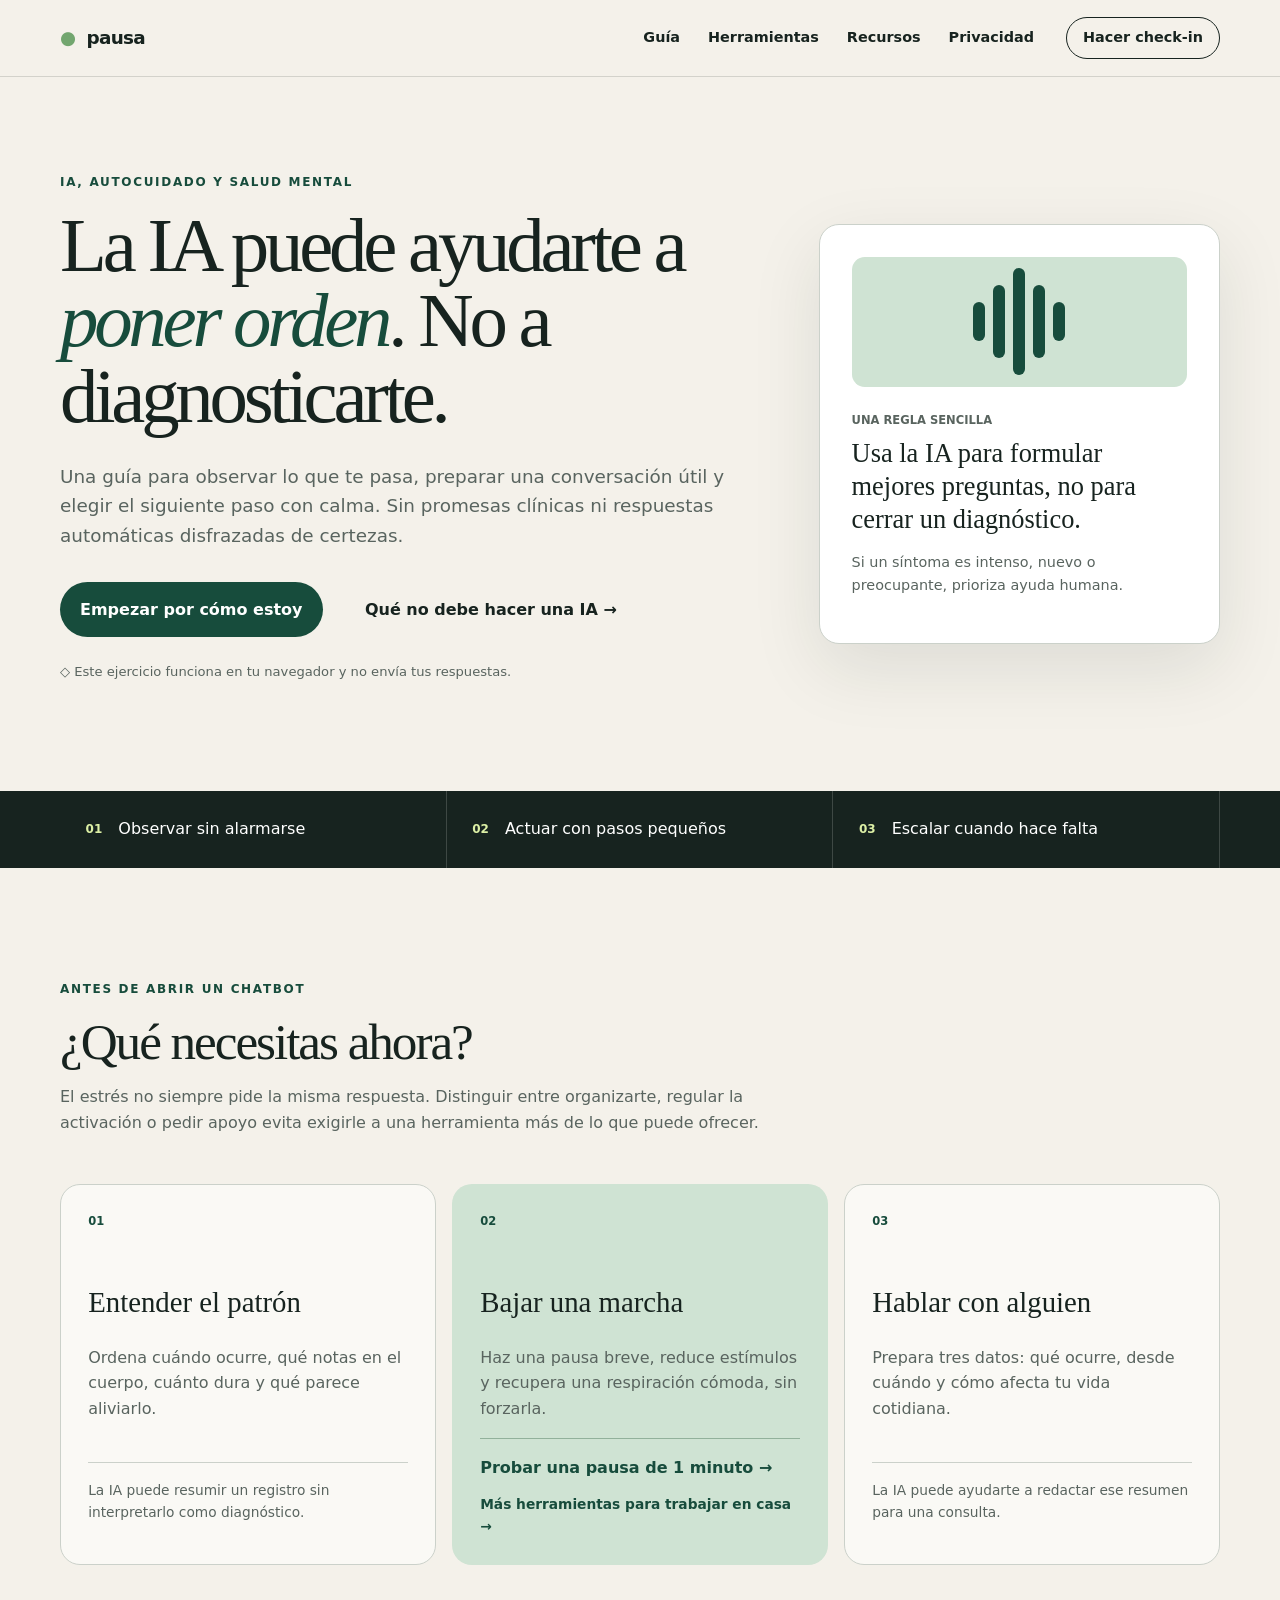
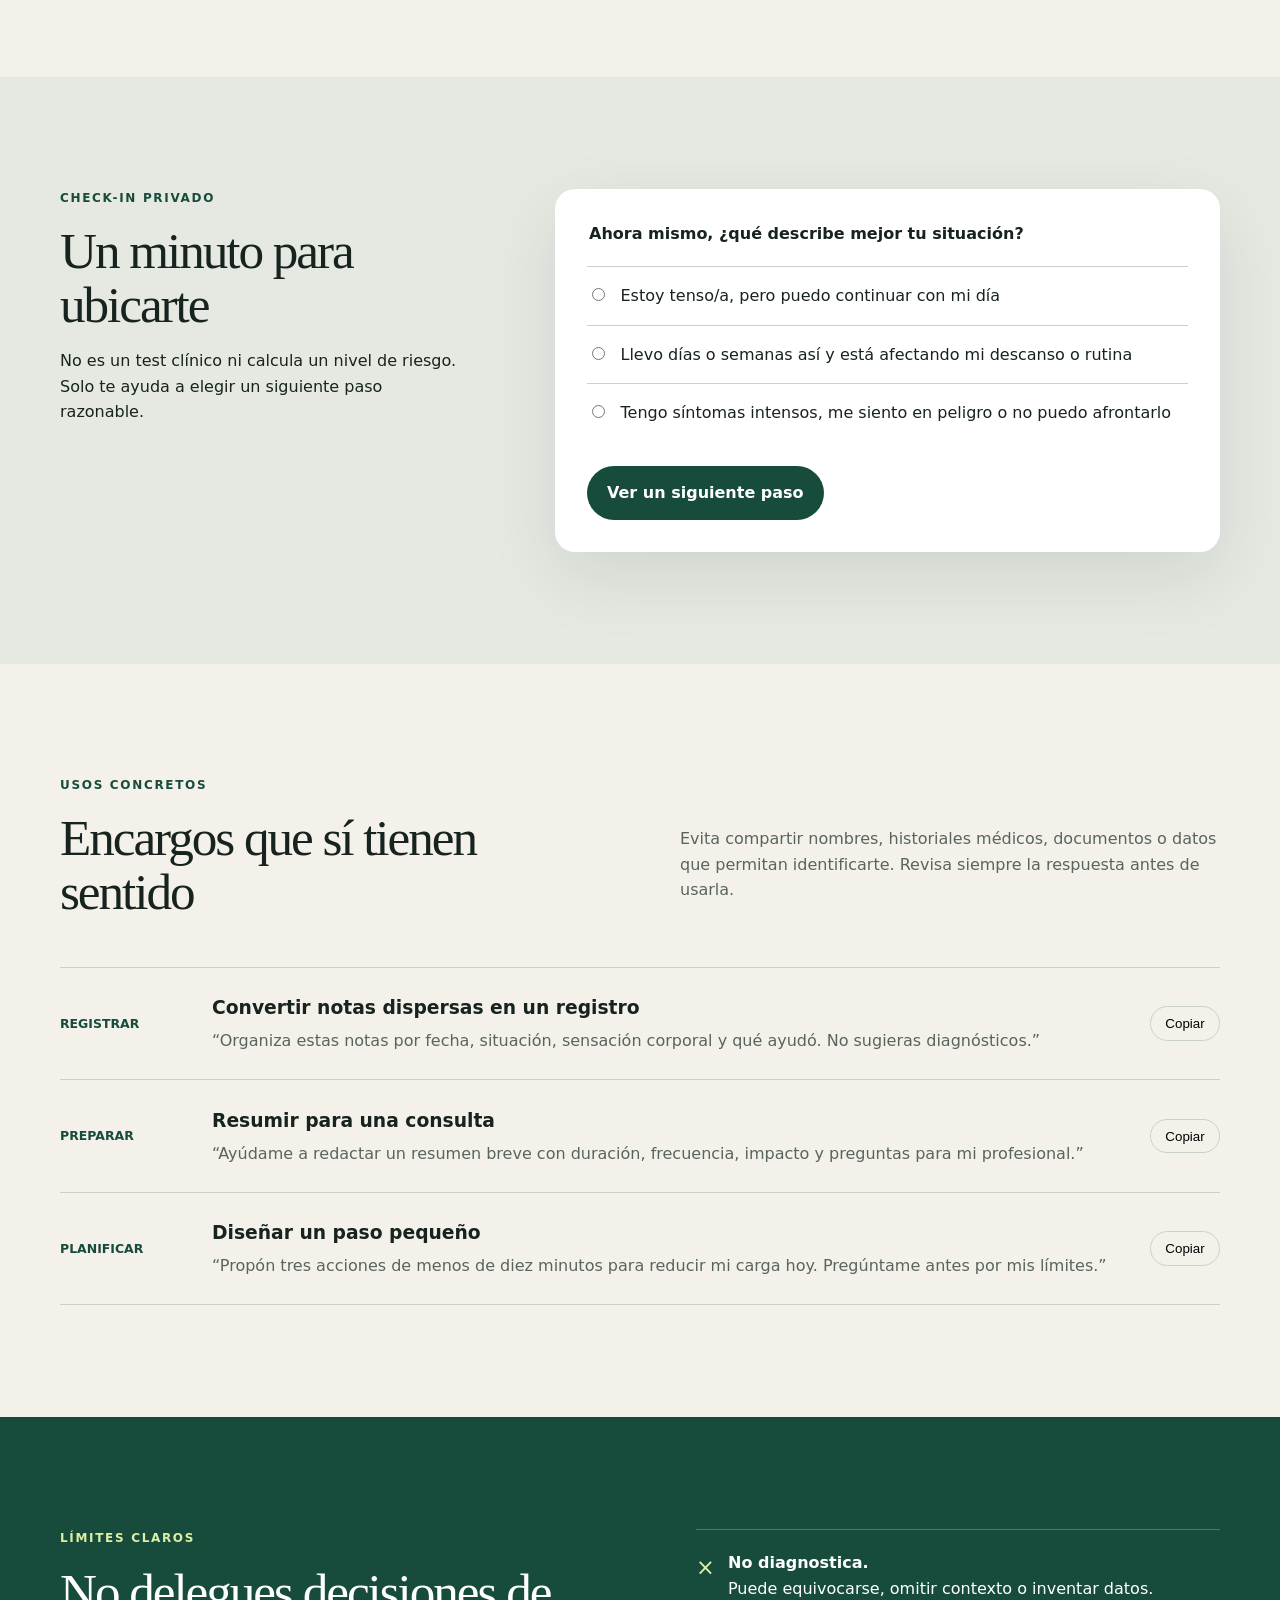
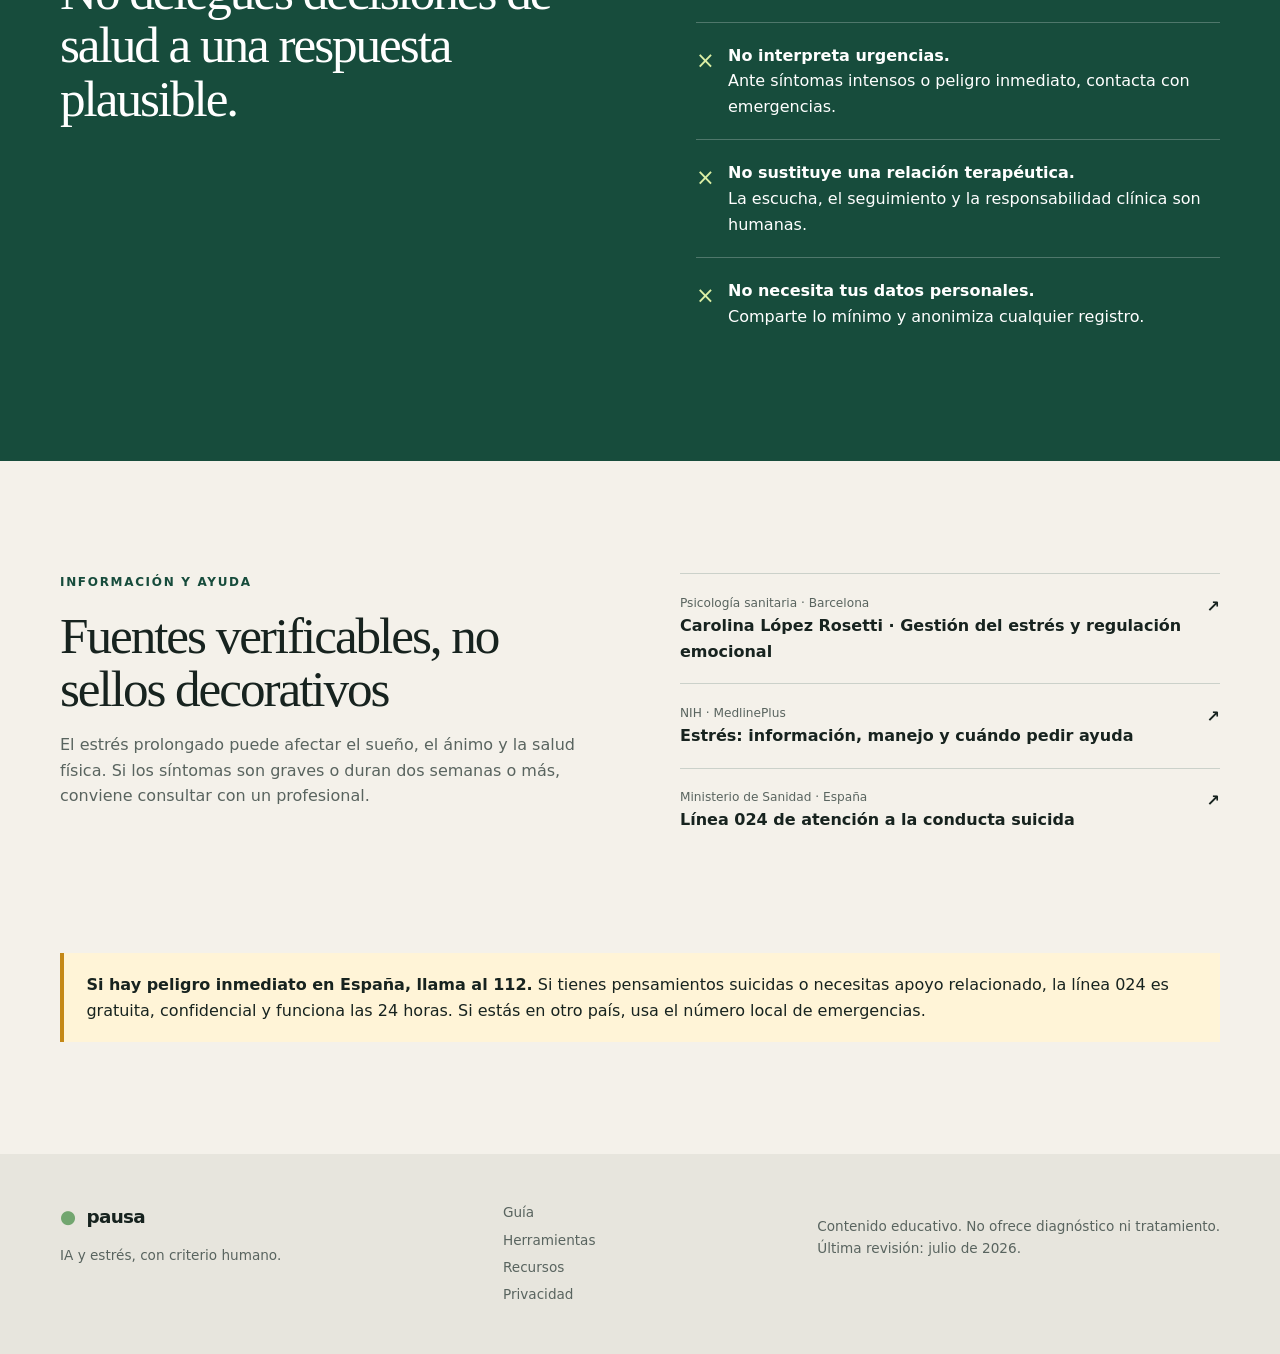
<file: index.html>
<!doctype html>
<html lang="es">
  <head>
    <meta charset="utf-8">
    <meta name="viewport" content="width=device-width, initial-scale=1">
    <meta name="description" content="Una guía práctica para usar la inteligencia artificial con criterio al gestionar el estrés, sin sustituir la atención profesional.">
    <meta name="theme-color" content="#f4f1ea">
    <meta property="og:type" content="website">
    <meta property="og:locale" content="es_ES">
    <meta property="og:title" content="Pausa · IA y estrés con criterio">
    <meta property="og:description" content="Herramientas privadas y orientación responsable para usar IA frente al estrés.">
    <meta property="og:url" content="https://mauricio-acuna.github.io/estressConIA/">
    <link rel="canonical" href="https://mauricio-acuna.github.io/estressConIA/">
    <link rel="icon" href="favicon.svg" type="image/svg+xml">
    <title>Pausa · IA y estrés con criterio</title>
    <script src="maintenance.js"></script>
    <link rel="stylesheet" href="styles.css">
  </head>
  <body>
    <a class="skip-link" href="#contenido">Saltar al contenido</a>

    <header class="site-header" id="inicio">
      <nav class="nav shell" aria-label="Navegación principal">
        <a class="brand" href="#inicio" aria-label="Pausa, inicio"><span aria-hidden="true">●</span> pausa</a>
        <div class="nav-links">
          <a href="guia.html">Guía</a>
          <a href="ayuda.html">Herramientas</a>
          <a href="recursos.html">Recursos</a>
          <a href="privacidad.html">Privacidad</a>
        </div>
        <a class="nav-cta" href="#check-in">Hacer check-in</a>
      </nav>
    </header>

    <main id="contenido">
      <section class="hero shell" aria-labelledby="hero-title">
        <div class="hero-copy">
          <p class="kicker">IA, autocuidado y salud mental</p>
          <h1 id="hero-title">La IA puede ayudarte a <em>poner orden</em>. No a diagnosticarte.</h1>
          <p class="lead">Una guía para observar lo que te pasa, preparar una conversación útil y elegir el siguiente paso con calma. Sin promesas clínicas ni respuestas automáticas disfrazadas de certezas.</p>
          <div class="actions">
            <a class="button primary" href="#check-in">Empezar por cómo estoy</a>
            <a class="button text-button" href="#limites">Qué no debe hacer una IA <span aria-hidden="true">→</span></a>
          </div>
          <p class="privacy-note"><span aria-hidden="true">◇</span> Este ejercicio funciona en tu navegador y no envía tus respuestas.</p>
        </div>

        <aside class="signal-card" aria-label="Idea principal">
          <div class="signal-visual" aria-hidden="true"><span></span><span></span><span></span><span></span><span></span></div>
          <p class="card-label">Una regla sencilla</p>
          <blockquote>Usa la IA para formular mejores preguntas, no para cerrar un diagnóstico.</blockquote>
          <p>Si un síntoma es intenso, nuevo o preocupante, prioriza ayuda humana.</p>
        </aside>
      </section>

      <section class="principles" aria-label="Principios del sitio">
        <div class="shell principles-grid">
          <p><strong>01</strong><span>Observar sin alarmarse</span></p>
          <p><strong>02</strong><span>Actuar con pasos pequeños</span></p>
          <p><strong>03</strong><span>Escalar cuando hace falta</span></p>
        </div>
      </section>

      <section class="section shell" id="orientacion">
        <div class="section-intro">
          <p class="kicker">Antes de abrir un chatbot</p>
          <h2>¿Qué necesitas ahora?</h2>
          <p>El estrés no siempre pide la misma respuesta. Distinguir entre organizarte, regular la activación o pedir apoyo evita exigirle a una herramienta más de lo que puede ofrecer.</p>
        </div>
        <div class="path-grid">
          <article class="path-card"><span class="number">01</span><h3>Entender el patrón</h3><p>Ordena cuándo ocurre, qué notas en el cuerpo, cuánto dura y qué parece aliviarlo.</p><p class="use-ai">La IA puede resumir un registro sin interpretarlo como diagnóstico.</p></article>
          <article class="path-card featured"><span class="number">02</span><h3>Bajar una marcha</h3><p>Haz una pausa breve, reduce estímulos y recupera una respiración cómoda, sin forzarla.</p><button class="inline-action" type="button" data-open-breathing>Probar una pausa de 1 minuto →</button><a class="more-tools-link" href="ayuda.html">Más herramientas para trabajar en casa →</a></article>
          <article class="path-card"><span class="number">03</span><h3>Hablar con alguien</h3><p>Prepara tres datos: qué ocurre, desde cuándo y cómo afecta tu vida cotidiana.</p><p class="use-ai">La IA puede ayudarte a redactar ese resumen para una consulta.</p></article>
        </div>
      </section>

      <section class="section check-section" id="check-in">
        <div class="shell check-layout">
          <div>
            <p class="kicker">Check-in privado</p>
            <h2>Un minuto para ubicarte</h2>
            <p>No es un test clínico ni calcula un nivel de riesgo. Solo te ayuda a elegir un siguiente paso razonable.</p>
          </div>
          <form class="check-card" id="check-form">
            <fieldset>
              <legend>Ahora mismo, ¿qué describe mejor tu situación?</legend>
              <label><input type="radio" name="state" value="mild"> Estoy tenso/a, pero puedo continuar con mi día</label>
              <label><input type="radio" name="state" value="persistent"> Llevo días o semanas así y está afectando mi descanso o rutina</label>
              <label><input type="radio" name="state" value="urgent"> Tengo síntomas intensos, me siento en peligro o no puedo afrontarlo</label>
            </fieldset>
            <button class="button primary" type="submit">Ver un siguiente paso</button>
            <div class="check-result" id="check-result" aria-live="polite" hidden></div>
          </form>
        </div>
      </section>

      <section class="section shell" id="herramientas">
        <div class="section-intro split-title">
          <div><p class="kicker">Usos concretos</p><h2>Encargos que sí tienen sentido</h2></div>
          <p>Evita compartir nombres, historiales médicos, documentos o datos que permitan identificarte. Revisa siempre la respuesta antes de usarla.</p>
        </div>
        <div class="prompt-list">
          <article><span>Registrar</span><div><h3>Convertir notas dispersas en un registro</h3><p>“Organiza estas notas por fecha, situación, sensación corporal y qué ayudó. No sugieras diagnósticos.”</p></div><button class="copy-button" type="button" aria-label="Copiar ejemplo de registro">Copiar</button></article>
          <article><span>Preparar</span><div><h3>Resumir para una consulta</h3><p>“Ayúdame a redactar un resumen breve con duración, frecuencia, impacto y preguntas para mi profesional.”</p></div><button class="copy-button" type="button" aria-label="Copiar ejemplo de consulta">Copiar</button></article>
          <article><span>Planificar</span><div><h3>Diseñar un paso pequeño</h3><p>“Propón tres acciones de menos de diez minutos para reducir mi carga hoy. Pregúntame antes por mis límites.”</p></div><button class="copy-button" type="button" aria-label="Copiar ejemplo de planificación">Copiar</button></article>
        </div>
      </section>

      <section class="section limits-section" id="limites">
        <div class="shell limits-grid">
          <div><p class="kicker light">Límites claros</p><h2>No delegues decisiones de salud a una respuesta plausible.</h2></div>
          <div class="limits-list">
            <p><span>×</span><strong>No diagnostica.</strong> Puede equivocarse, omitir contexto o inventar datos.</p>
            <p><span>×</span><strong>No interpreta urgencias.</strong> Ante síntomas intensos o peligro inmediato, contacta con emergencias.</p>
            <p><span>×</span><strong>No sustituye una relación terapéutica.</strong> La escucha, el seguimiento y la responsabilidad clínica son humanas.</p>
            <p><span>×</span><strong>No necesita tus datos personales.</strong> Comparte lo mínimo y anonimiza cualquier registro.</p>
          </div>
        </div>
      </section>

      <section class="section shell evidence" id="fuentes">
        <div class="section-intro"><p class="kicker">Información y ayuda</p><h2>Fuentes verificables, no sellos decorativos</h2><p>El estrés prolongado puede afectar el sueño, el ánimo y la salud física. Si los síntomas son graves o duran dos semanas o más, conviene consultar con un profesional.</p></div>
        <div class="resource-list">
          <a href="https://carolinalopezrosetti.com/" target="_blank" rel="noopener noreferrer"><span>Psicología sanitaria · Barcelona</span><strong>Carolina López Rosetti · Gestión del estrés y regulación emocional</strong><b aria-hidden="true">↗</b></a>
          <a href="https://medlineplus.gov/spanish/stress.html" target="_blank" rel="noopener noreferrer"><span>NIH · MedlinePlus</span><strong>Estrés: información, manejo y cuándo pedir ayuda</strong><b aria-hidden="true">↗</b></a>
          <a href="https://www.sanidad.gob.es/linea024/home.htm" target="_blank" rel="noopener noreferrer"><span>Ministerio de Sanidad · España</span><strong>Línea 024 de atención a la conducta suicida</strong><b aria-hidden="true">↗</b></a>
        </div>
        <div class="urgent-note"><strong>Si hay peligro inmediato en España, llama al 112.</strong> Si tienes pensamientos suicidas o necesitas apoyo relacionado, la línea 024 es gratuita, confidencial y funciona las 24 horas. Si estás en otro país, usa el número local de emergencias.</div>
      </section>
    </main>

    <footer class="footer"><div class="shell footer-grid"><div><a class="brand" href="#inicio"><span aria-hidden="true">●</span> pausa</a><p>IA y estrés, con criterio humano.</p></div><nav class="footer-links" aria-label="Navegación secundaria"><a href="guia.html">Guía</a><a href="ayuda.html">Herramientas</a><a href="recursos.html">Recursos</a><a href="privacidad.html">Privacidad</a></nav><p>Contenido educativo. No ofrece diagnóstico ni tratamiento.<br>Última revisión: julio de 2026.</p></div></footer>

    <dialog class="breathing-dialog" id="breathing-dialog" aria-labelledby="breathing-title">
      <button class="dialog-close" type="button" aria-label="Cerrar">×</button>
      <p class="kicker">Pausa guiada</p><h2 id="breathing-title">Respira de forma cómoda</h2>
      <div class="breathing-orb" aria-hidden="true"></div><p class="breathing-cue" id="breathing-cue">Prepárate</p><p id="breathing-time">1:00</p>
      <button class="button primary" id="breathing-start" type="button">Empezar</button><p class="dialog-note">Detente si notas mareo o malestar. No necesitas respirar profundamente.</p>
    </dialog>
    <script src="script.js"></script>
  </body>
</html>
</file>
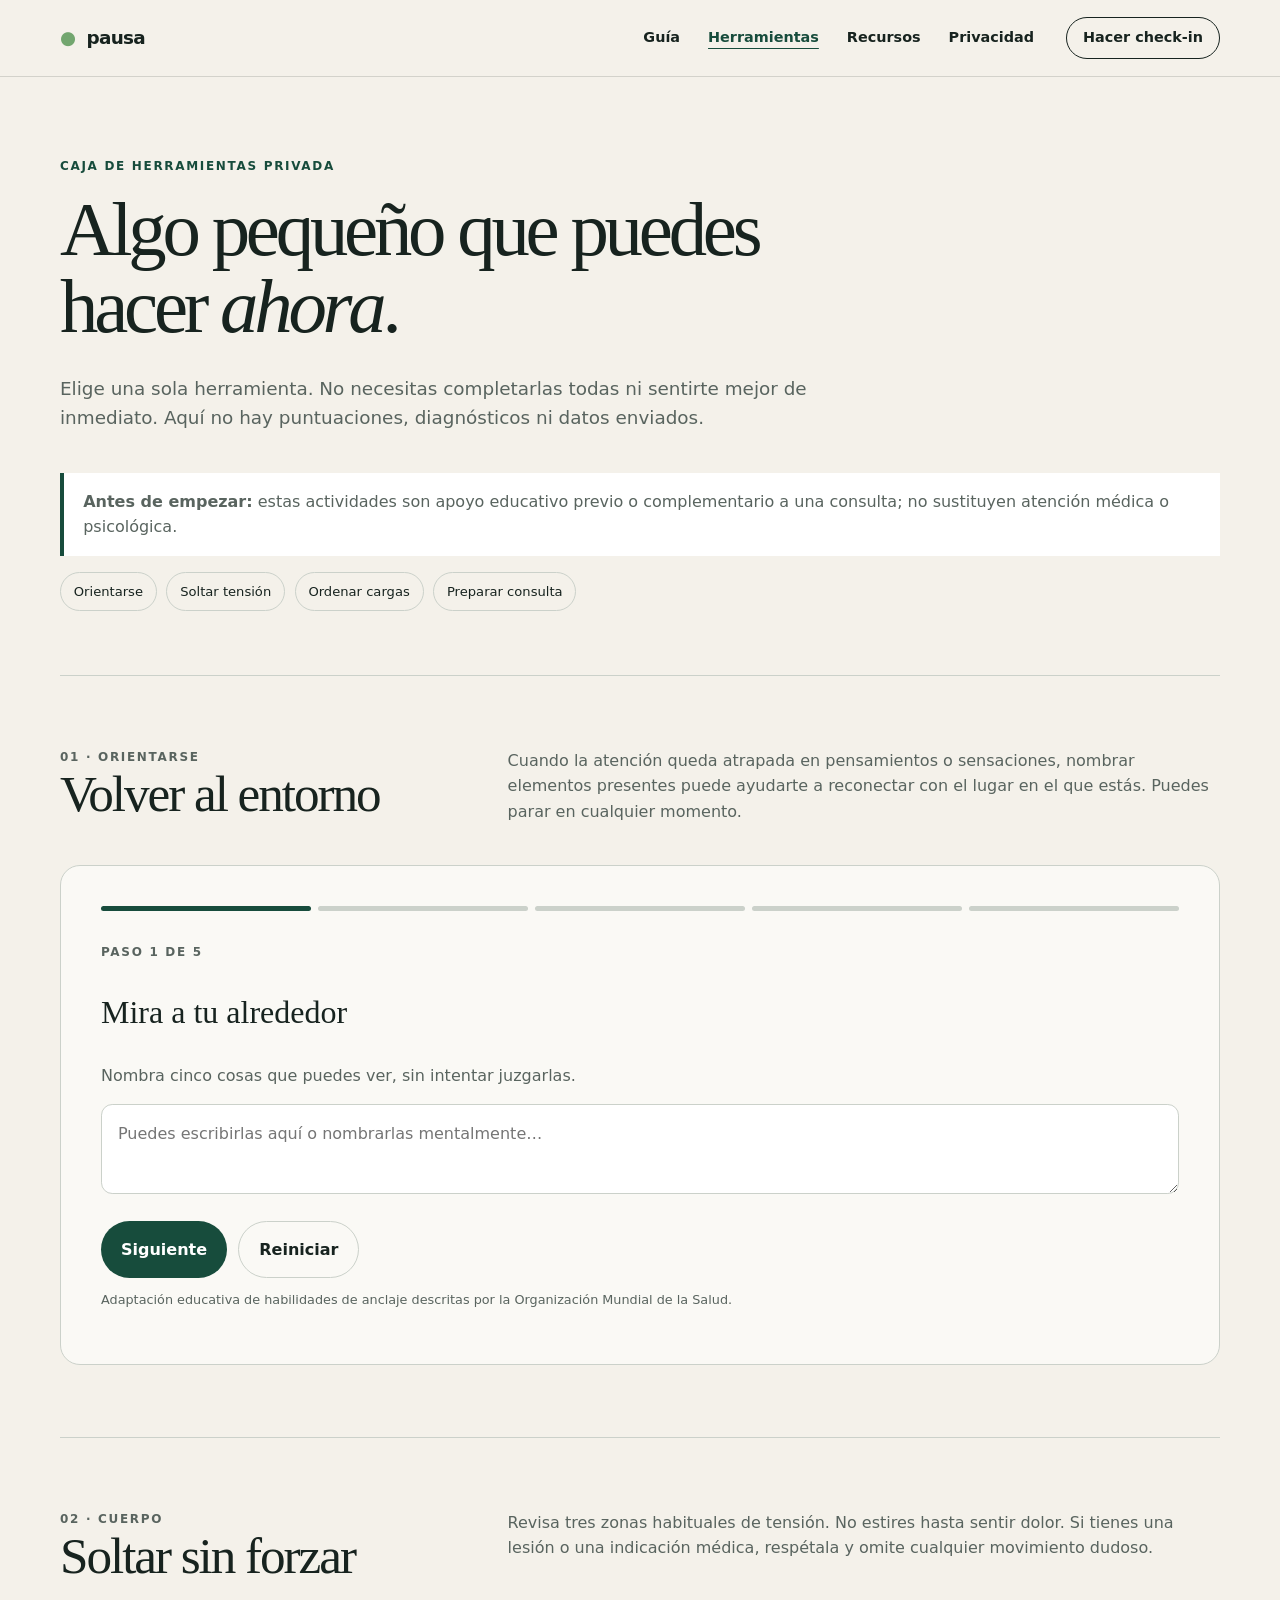
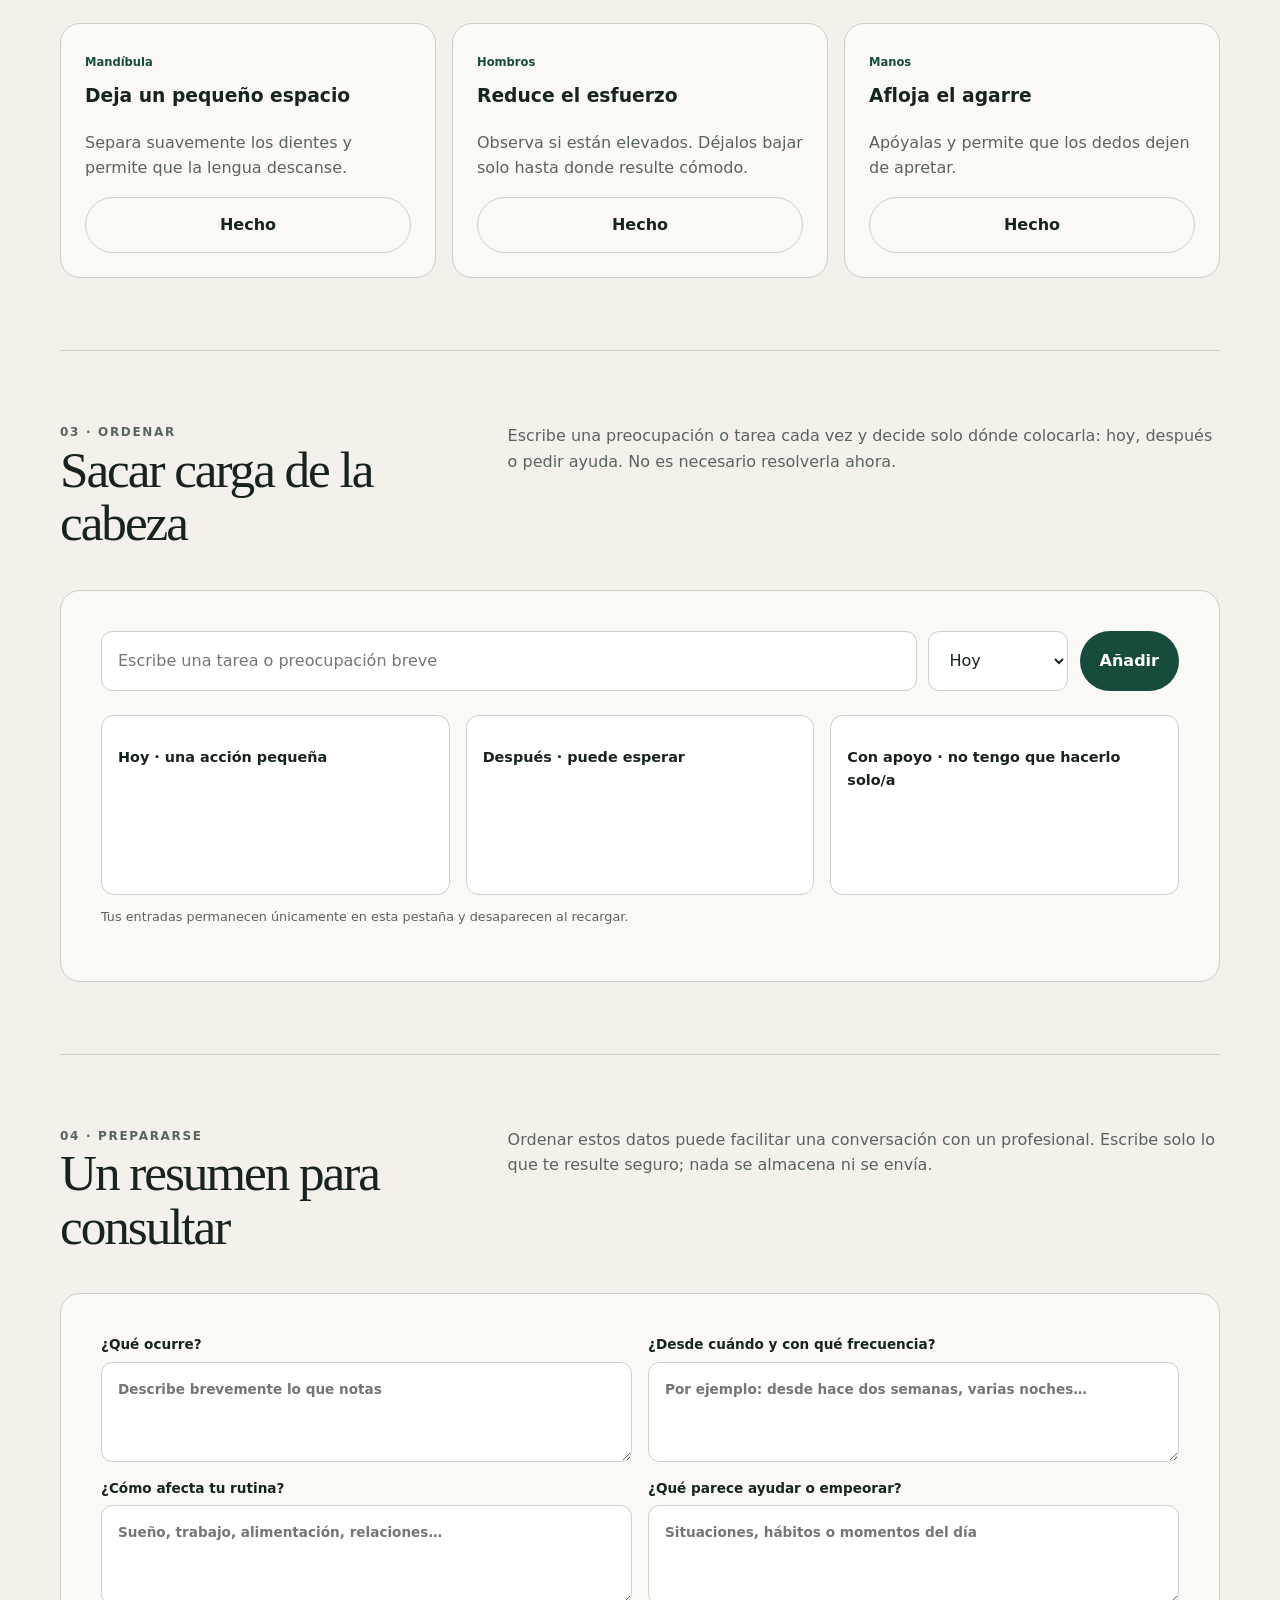
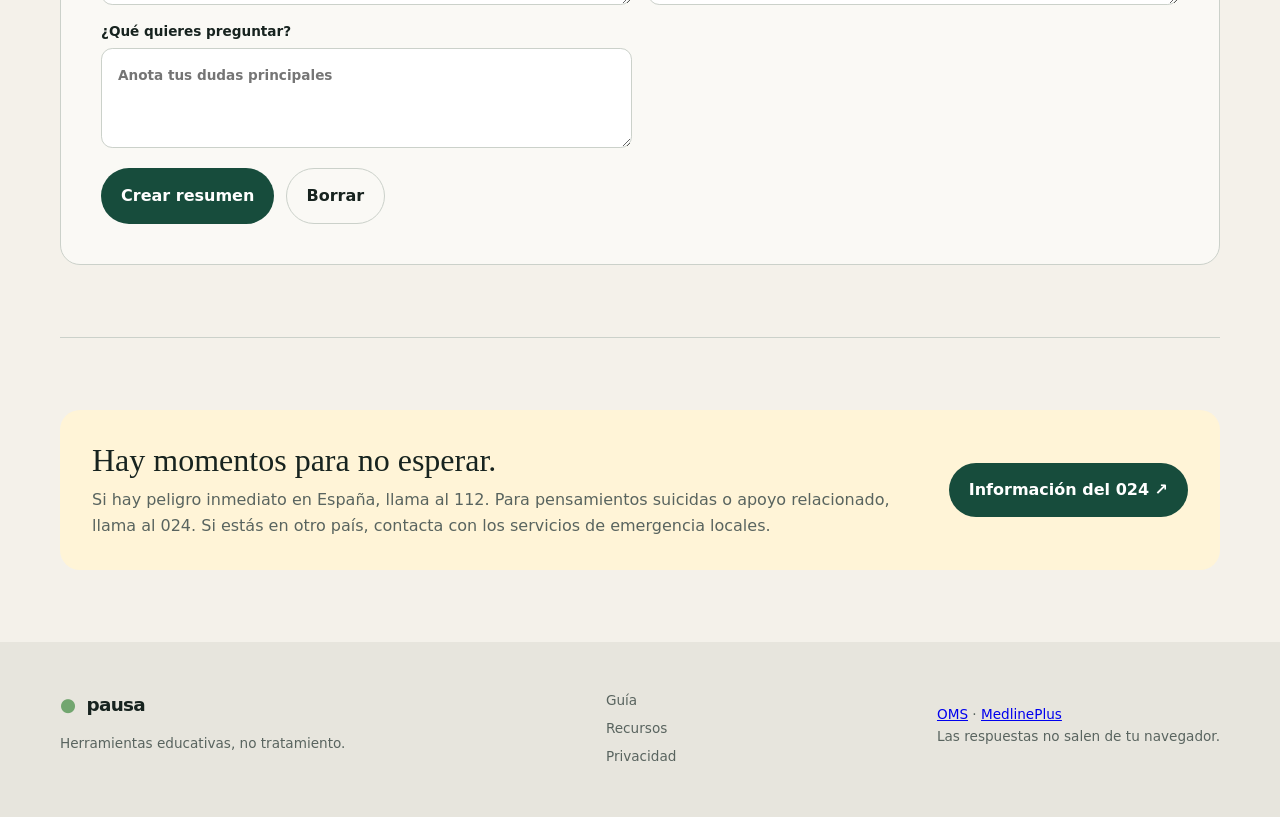
<file: ayuda.html>
<!doctype html>
<html lang="es">
  <head>
    <meta charset="utf-8">
    <meta name="viewport" content="width=device-width, initial-scale=1">
    <meta name="description" content="Herramientas breves y privadas para hacer una pausa, orientarse, ordenar cargas y preparar una consulta profesional.">
    <meta name="theme-color" content="#f4f1ea">
    <meta property="og:title" content="Herramientas para casa · Pausa">
    <meta property="og:description" content="Pausas y organizadores privados que funcionan en tu navegador.">
    <link rel="canonical" href="https://mauricio-acuna.github.io/estressConIA/ayuda.html">
    <link rel="icon" href="favicon.svg" type="image/svg+xml">
    <title>Herramientas para casa · Pausa</title>
    <script src="maintenance.js"></script>
    <link rel="stylesheet" href="styles.css">
  </head>
  <body>
    <a class="skip-link" href="#contenido">Saltar al contenido</a>
    <header class="site-header">
      <nav class="nav shell" aria-label="Navegación principal">
        <a class="brand" href="index.html"><span aria-hidden="true">●</span> pausa</a>
        <div class="nav-links"><a href="guia.html">Guía</a><a href="ayuda.html" aria-current="page">Herramientas</a><a href="recursos.html">Recursos</a><a href="privacidad.html">Privacidad</a></div>
        <a class="nav-cta" href="index.html#check-in">Hacer check-in</a>
      </nav>
    </header>

    <main id="contenido">
      <section class="tools-hero shell">
        <p class="kicker">Caja de herramientas privada</p>
        <h1>Algo pequeño que puedes hacer <em>ahora</em>.</h1>
        <p class="lead">Elige una sola herramienta. No necesitas completarlas todas ni sentirte mejor de inmediato. Aquí no hay puntuaciones, diagnósticos ni datos enviados.</p>
        <div class="scope-strip"><strong>Antes de empezar:</strong> estas actividades son apoyo educativo previo o complementario a una consulta; no sustituyen atención médica o psicológica.</div>
        <nav class="tool-index" aria-label="Herramientas de esta página"><a href="#orientarse">Orientarse</a><a href="#cuerpo">Soltar tensión</a><a href="#ordenar">Ordenar cargas</a><a href="#consulta">Preparar consulta</a></nav>
      </section>

      <section class="tool-section shell" id="orientarse">
        <div class="tool-heading"><div><p class="kicker">01 · Orientarse</p><h2>Volver al entorno</h2></div><p>Cuando la atención queda atrapada en pensamientos o sensaciones, nombrar elementos presentes puede ayudarte a reconectar con el lugar en el que estás. Puedes parar en cualquier momento.</p></div>
        <div class="tool-panel" id="grounding-tool">
          <div class="grounding-progress" aria-hidden="true"><span class="active"></span><span></span><span></span><span></span><span></span></div>
          <div class="grounding-stage"><p class="kicker" id="grounding-count">Paso 1 de 5</p><h3 id="grounding-title">Mira a tu alrededor</h3><p id="grounding-help">Nombra cinco cosas que puedes ver, sin intentar juzgarlas.</p><textarea id="grounding-note" aria-label="Notas del paso actual" placeholder="Puedes escribirlas aquí o nombrarlas mentalmente…"></textarea></div>
          <div class="panel-actions"><button class="button primary" id="grounding-next" type="button">Siguiente</button><button class="button secondary" id="grounding-reset" type="button">Reiniciar</button></div>
          <p class="source-note">Adaptación educativa de habilidades de anclaje descritas por la Organización Mundial de la Salud.</p>
        </div>
      </section>

      <section class="tool-section shell" id="cuerpo">
        <div class="tool-heading"><div><p class="kicker">02 · Cuerpo</p><h2>Soltar sin forzar</h2></div><p>Revisa tres zonas habituales de tensión. No estires hasta sentir dolor. Si tienes una lesión o una indicación médica, respétala y omite cualquier movimiento dudoso.</p></div>
        <div class="release-grid">
          <article class="release-card"><span class="number">Mandíbula</span><h3>Deja un pequeño espacio</h3><p>Separa suavemente los dientes y permite que la lengua descanse.</p><button class="button secondary release-button" type="button">Hecho</button></article>
          <article class="release-card"><span class="number">Hombros</span><h3>Reduce el esfuerzo</h3><p>Observa si están elevados. Déjalos bajar solo hasta donde resulte cómodo.</p><button class="button secondary release-button" type="button">Hecho</button></article>
          <article class="release-card"><span class="number">Manos</span><h3>Afloja el agarre</h3><p>Apóyalas y permite que los dedos dejen de apretar.</p><button class="button secondary release-button" type="button">Hecho</button></article>
        </div>
      </section>

      <section class="tool-section shell" id="ordenar">
        <div class="tool-heading"><div><p class="kicker">03 · Ordenar</p><h2>Sacar carga de la cabeza</h2></div><p>Escribe una preocupación o tarea cada vez y decide solo dónde colocarla: hoy, después o pedir ayuda. No es necesario resolverla ahora.</p></div>
        <div class="tool-panel">
          <form class="priority-form" id="priority-form"><label class="skip-link" for="priority-input">Preocupación o tarea</label><input class="priority-input" id="priority-input" placeholder="Escribe una tarea o preocupación breve" required><label class="skip-link" for="priority-destination">Dónde colocarla</label><select class="priority-input" id="priority-destination"><option value="today">Hoy</option><option value="later">Después</option><option value="help">Con apoyo</option></select><button class="button primary" type="submit">Añadir</button></form>
          <div class="priority-list">
            <section class="priority-column"><h3>Hoy · una acción pequeña</h3><ul data-priority="today"></ul></section>
            <section class="priority-column"><h3>Después · puede esperar</h3><ul data-priority="later"></ul></section>
            <section class="priority-column"><h3>Con apoyo · no tengo que hacerlo solo/a</h3><ul data-priority="help"></ul></section>
          </div>
          <p class="source-note">Tus entradas permanecen únicamente en esta pestaña y desaparecen al recargar.</p>
        </div>
      </section>

      <section class="tool-section shell" id="consulta">
        <div class="tool-heading"><div><p class="kicker">04 · Prepararse</p><h2>Un resumen para consultar</h2></div><p>Ordenar estos datos puede facilitar una conversación con un profesional. Escribe solo lo que te resulte seguro; nada se almacena ni se envía.</p></div>
        <form class="tool-panel" id="consult-form">
          <div class="note-grid">
            <label>¿Qué ocurre?<textarea name="what" placeholder="Describe brevemente lo que notas"></textarea></label>
            <label>¿Desde cuándo y con qué frecuencia?<textarea name="when" placeholder="Por ejemplo: desde hace dos semanas, varias noches…"></textarea></label>
            <label>¿Cómo afecta tu rutina?<textarea name="impact" placeholder="Sueño, trabajo, alimentación, relaciones…"></textarea></label>
            <label>¿Qué parece ayudar o empeorar?<textarea name="changes" placeholder="Situaciones, hábitos o momentos del día"></textarea></label>
            <label>¿Qué quieres preguntar?<textarea name="questions" placeholder="Anota tus dudas principales"></textarea></label>
          </div>
          <div class="panel-actions"><button class="button primary" type="submit">Crear resumen</button><button class="button secondary" id="clear-consult" type="button">Borrar</button></div>
          <div class="summary-output" id="summary-output" aria-live="polite" hidden></div>
        </form>
      </section>

      <section class="tool-section shell">
        <div class="safety-card"><div><h2>Hay momentos para no esperar.</h2><p>Si hay peligro inmediato en España, llama al 112. Para pensamientos suicidas o apoyo relacionado, llama al 024. Si estás en otro país, contacta con los servicios de emergencia locales.</p></div><a class="button primary" href="https://www.sanidad.gob.es/linea024/home.htm" target="_blank" rel="noopener noreferrer">Información del 024 ↗</a></div>
      </section>
    </main>

    <footer class="footer"><div class="shell footer-grid"><div><a class="brand" href="index.html"><span aria-hidden="true">●</span> pausa</a><p>Herramientas educativas, no tratamiento.</p></div><nav class="footer-links" aria-label="Navegación secundaria"><a href="guia.html">Guía</a><a href="recursos.html">Recursos</a><a href="privacidad.html">Privacidad</a></nav><p><a href="https://tdr.who.int/home/our-work/global-engagement/9789240003927">OMS</a> · <a href="https://medlineplus.gov/spanish/stress.html">MedlinePlus</a><br>Las respuestas no salen de tu navegador.</p></div></footer>
    <script src="ayuda.js"></script>
  </body>
</html>
</file>
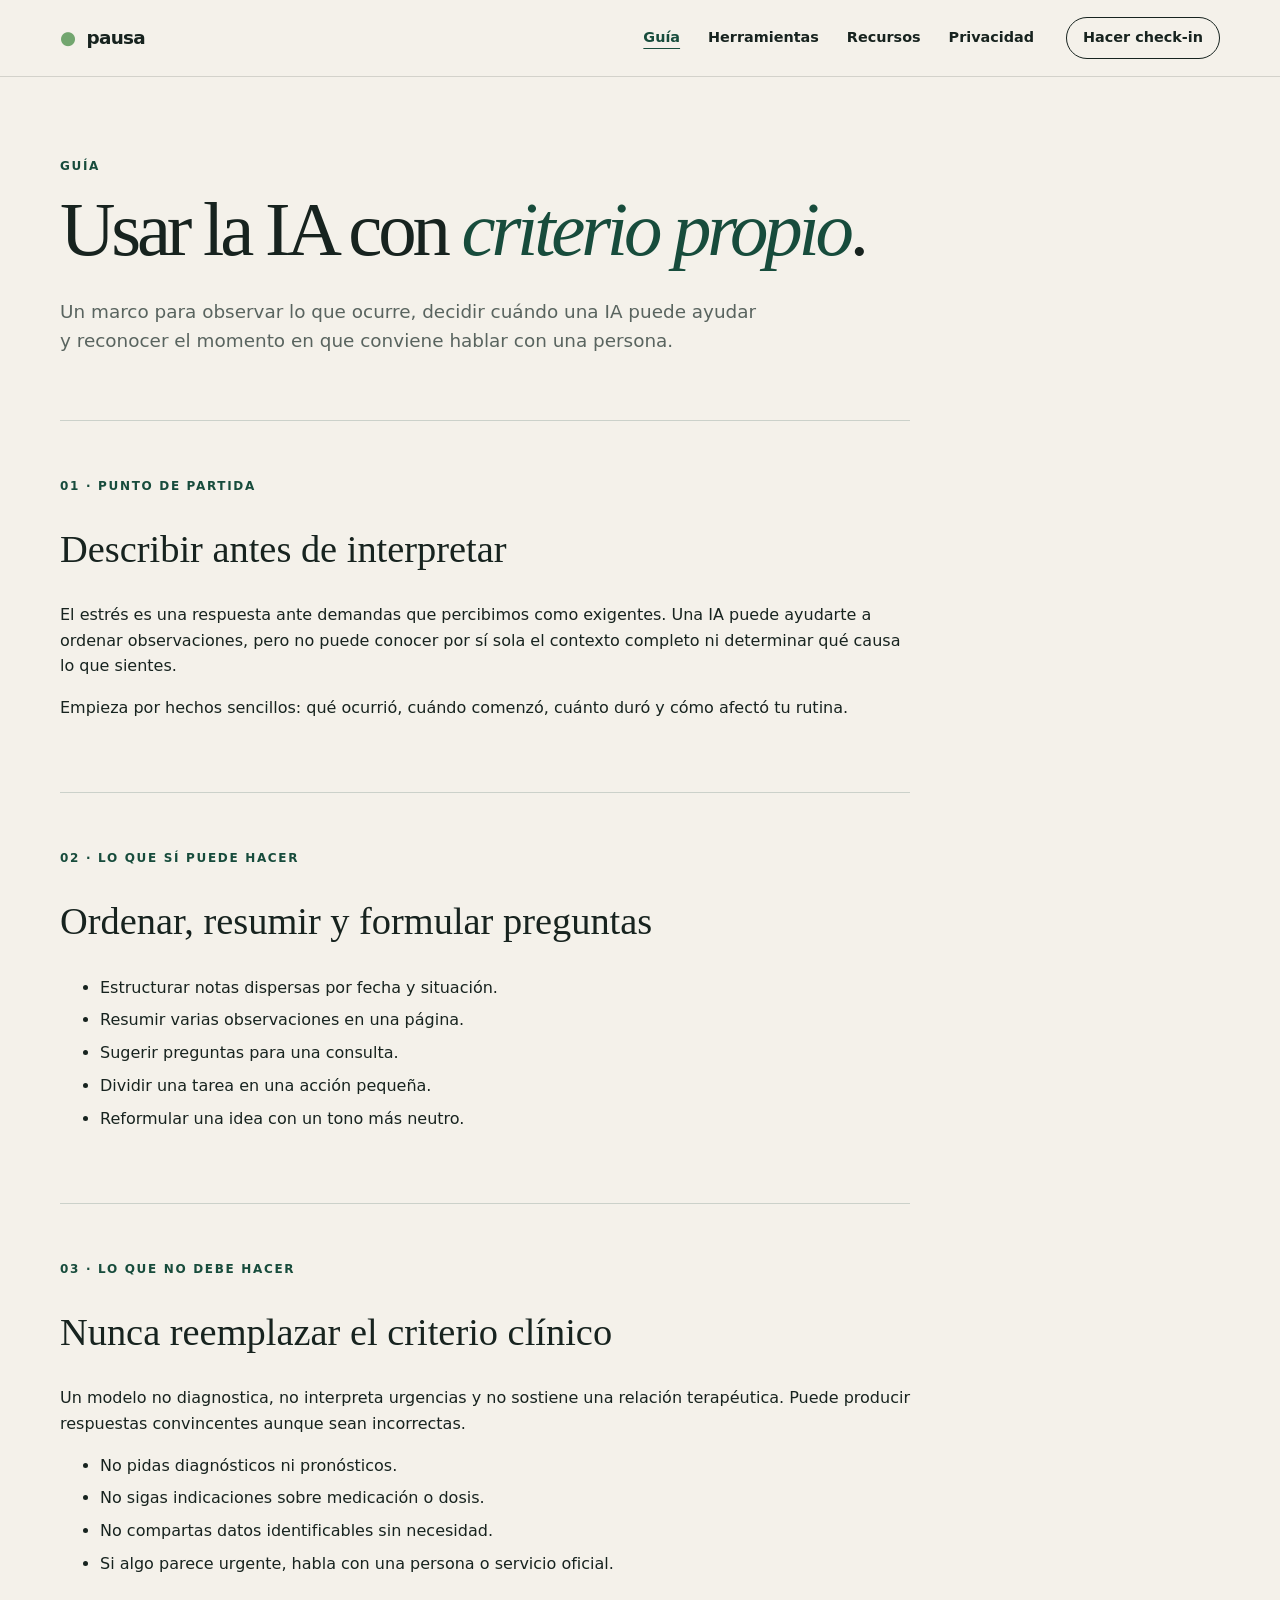
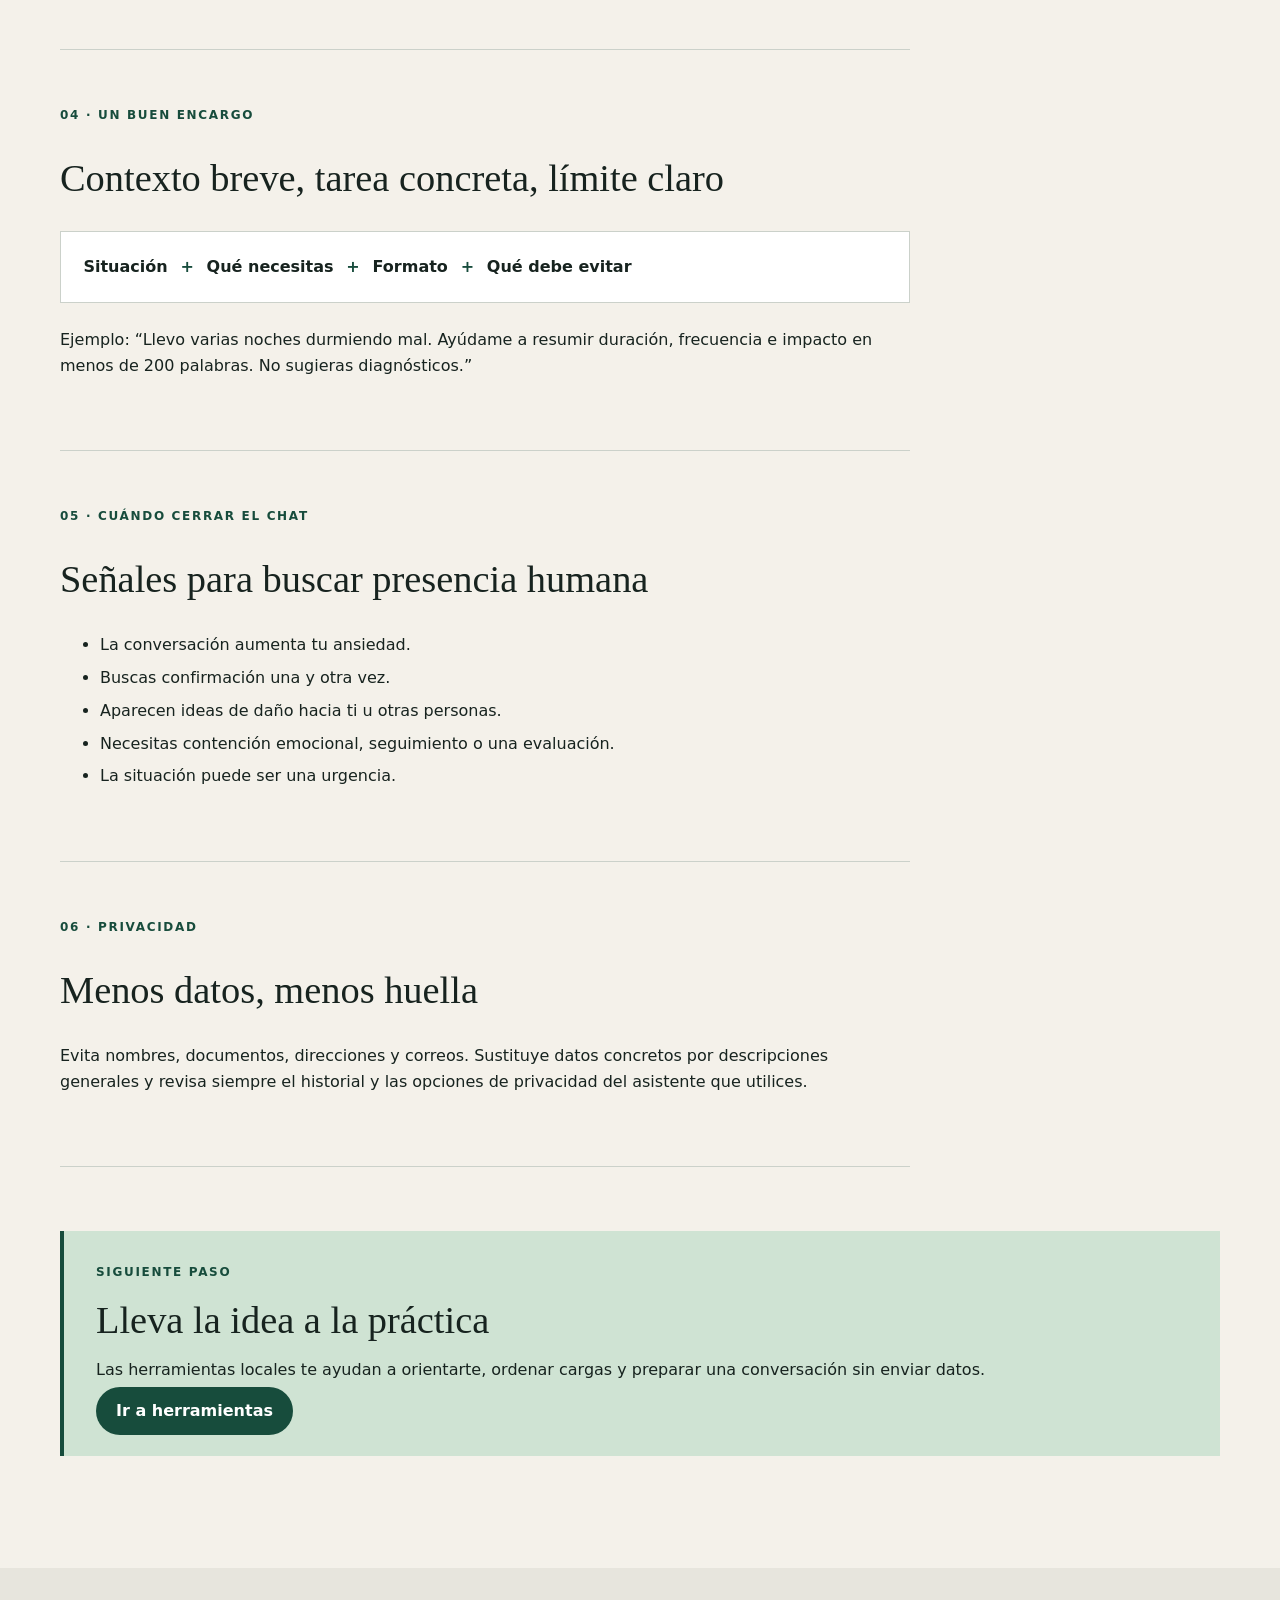
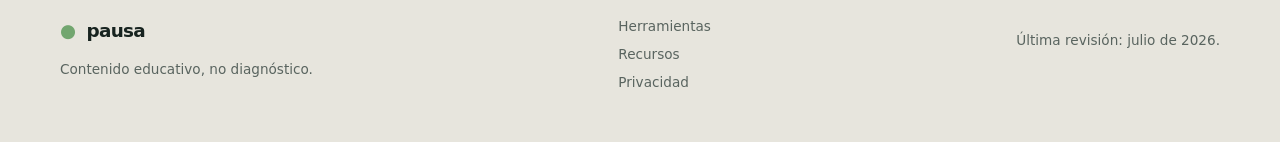
<file: guia.html>
<!doctype html>
<html lang="es">
  <head>
    <meta charset="utf-8"><meta name="viewport" content="width=device-width, initial-scale=1">
    <meta name="description" content="Guía práctica para utilizar la inteligencia artificial con criterio propio frente al estrés cotidiano.">
    <meta name="theme-color" content="#f4f1ea"><meta property="og:title" content="Guía · Pausa"><meta property="og:description" content="Cómo usar IA para ordenar información sin delegar decisiones de salud.">
    <link rel="canonical" href="https://mauricio-acuna.github.io/estressConIA/guia.html"><link rel="icon" href="favicon.svg" type="image/svg+xml"><link rel="stylesheet" href="styles.css">
    <title>Guía para usar IA con criterio · Pausa</title>
    <script src="maintenance.js"></script>
  </head>
  <body>
    <a class="skip-link" href="#contenido">Saltar al contenido</a>
    <header class="site-header"><nav class="nav shell" aria-label="Navegación principal"><a class="brand" href="index.html"><span aria-hidden="true">●</span> pausa</a><div class="nav-links"><a href="guia.html" aria-current="page">Guía</a><a href="ayuda.html">Herramientas</a><a href="recursos.html">Recursos</a><a href="privacidad.html">Privacidad</a></div><a class="nav-cta" href="index.html#check-in">Hacer check-in</a></nav></header>
    <main id="contenido" class="shell reading-page">
      <header class="reading-hero"><p class="kicker">Guía</p><h1>Usar la IA con <em>criterio propio</em>.</h1><p class="lead">Un marco para observar lo que ocurre, decidir cuándo una IA puede ayudar y reconocer el momento en que conviene hablar con una persona.</p></header>
      <article class="reading-sections">
        <section><p class="kicker">01 · Punto de partida</p><h2>Describir antes de interpretar</h2><p>El estrés es una respuesta ante demandas que percibimos como exigentes. Una IA puede ayudarte a ordenar observaciones, pero no puede conocer por sí sola el contexto completo ni determinar qué causa lo que sientes.</p><p>Empieza por hechos sencillos: qué ocurrió, cuándo comenzó, cuánto duró y cómo afectó tu rutina.</p></section>
        <section><p class="kicker">02 · Lo que sí puede hacer</p><h2>Ordenar, resumir y formular preguntas</h2><ul><li>Estructurar notas dispersas por fecha y situación.</li><li>Resumir varias observaciones en una página.</li><li>Sugerir preguntas para una consulta.</li><li>Dividir una tarea en una acción pequeña.</li><li>Reformular una idea con un tono más neutro.</li></ul></section>
        <section><p class="kicker">03 · Lo que no debe hacer</p><h2>Nunca reemplazar el criterio clínico</h2><p>Un modelo no diagnostica, no interpreta urgencias y no sostiene una relación terapéutica. Puede producir respuestas convincentes aunque sean incorrectas.</p><ul><li>No pidas diagnósticos ni pronósticos.</li><li>No sigas indicaciones sobre medicación o dosis.</li><li>No compartas datos identificables sin necesidad.</li><li>Si algo parece urgente, habla con una persona o servicio oficial.</li></ul></section>
        <section><p class="kicker">04 · Un buen encargo</p><h2>Contexto breve, tarea concreta, límite claro</h2><div class="formula-card"><span>Situación</span><b>+</b><span>Qué necesitas</span><b>+</b><span>Formato</span><b>+</b><span>Qué debe evitar</span></div><p>Ejemplo: “Llevo varias noches durmiendo mal. Ayúdame a resumir duración, frecuencia e impacto en menos de 200 palabras. No sugieras diagnósticos.”</p></section>
        <section><p class="kicker">05 · Cuándo cerrar el chat</p><h2>Señales para buscar presencia humana</h2><ul><li>La conversación aumenta tu ansiedad.</li><li>Buscas confirmación una y otra vez.</li><li>Aparecen ideas de daño hacia ti u otras personas.</li><li>Necesitas contención emocional, seguimiento o una evaluación.</li><li>La situación puede ser una urgencia.</li></ul></section>
        <section><p class="kicker">06 · Privacidad</p><h2>Menos datos, menos huella</h2><p>Evita nombres, documentos, direcciones y correos. Sustituye datos concretos por descripciones generales y revisa siempre el historial y las opciones de privacidad del asistente que utilices.</p></section>
      </article>
      <aside class="next-card"><p class="kicker">Siguiente paso</p><h2>Lleva la idea a la práctica</h2><p>Las herramientas locales te ayudan a orientarte, ordenar cargas y preparar una conversación sin enviar datos.</p><a class="button primary" href="ayuda.html">Ir a herramientas</a></aside>
    </main>
    <footer class="footer"><div class="shell footer-grid"><div><a class="brand" href="index.html"><span aria-hidden="true">●</span> pausa</a><p>Contenido educativo, no diagnóstico.</p></div><nav class="footer-links" aria-label="Navegación secundaria"><a href="ayuda.html">Herramientas</a><a href="recursos.html">Recursos</a><a href="privacidad.html">Privacidad</a></nav><p>Última revisión: julio de 2026.</p></div></footer>
  </body>
</html>
</file>
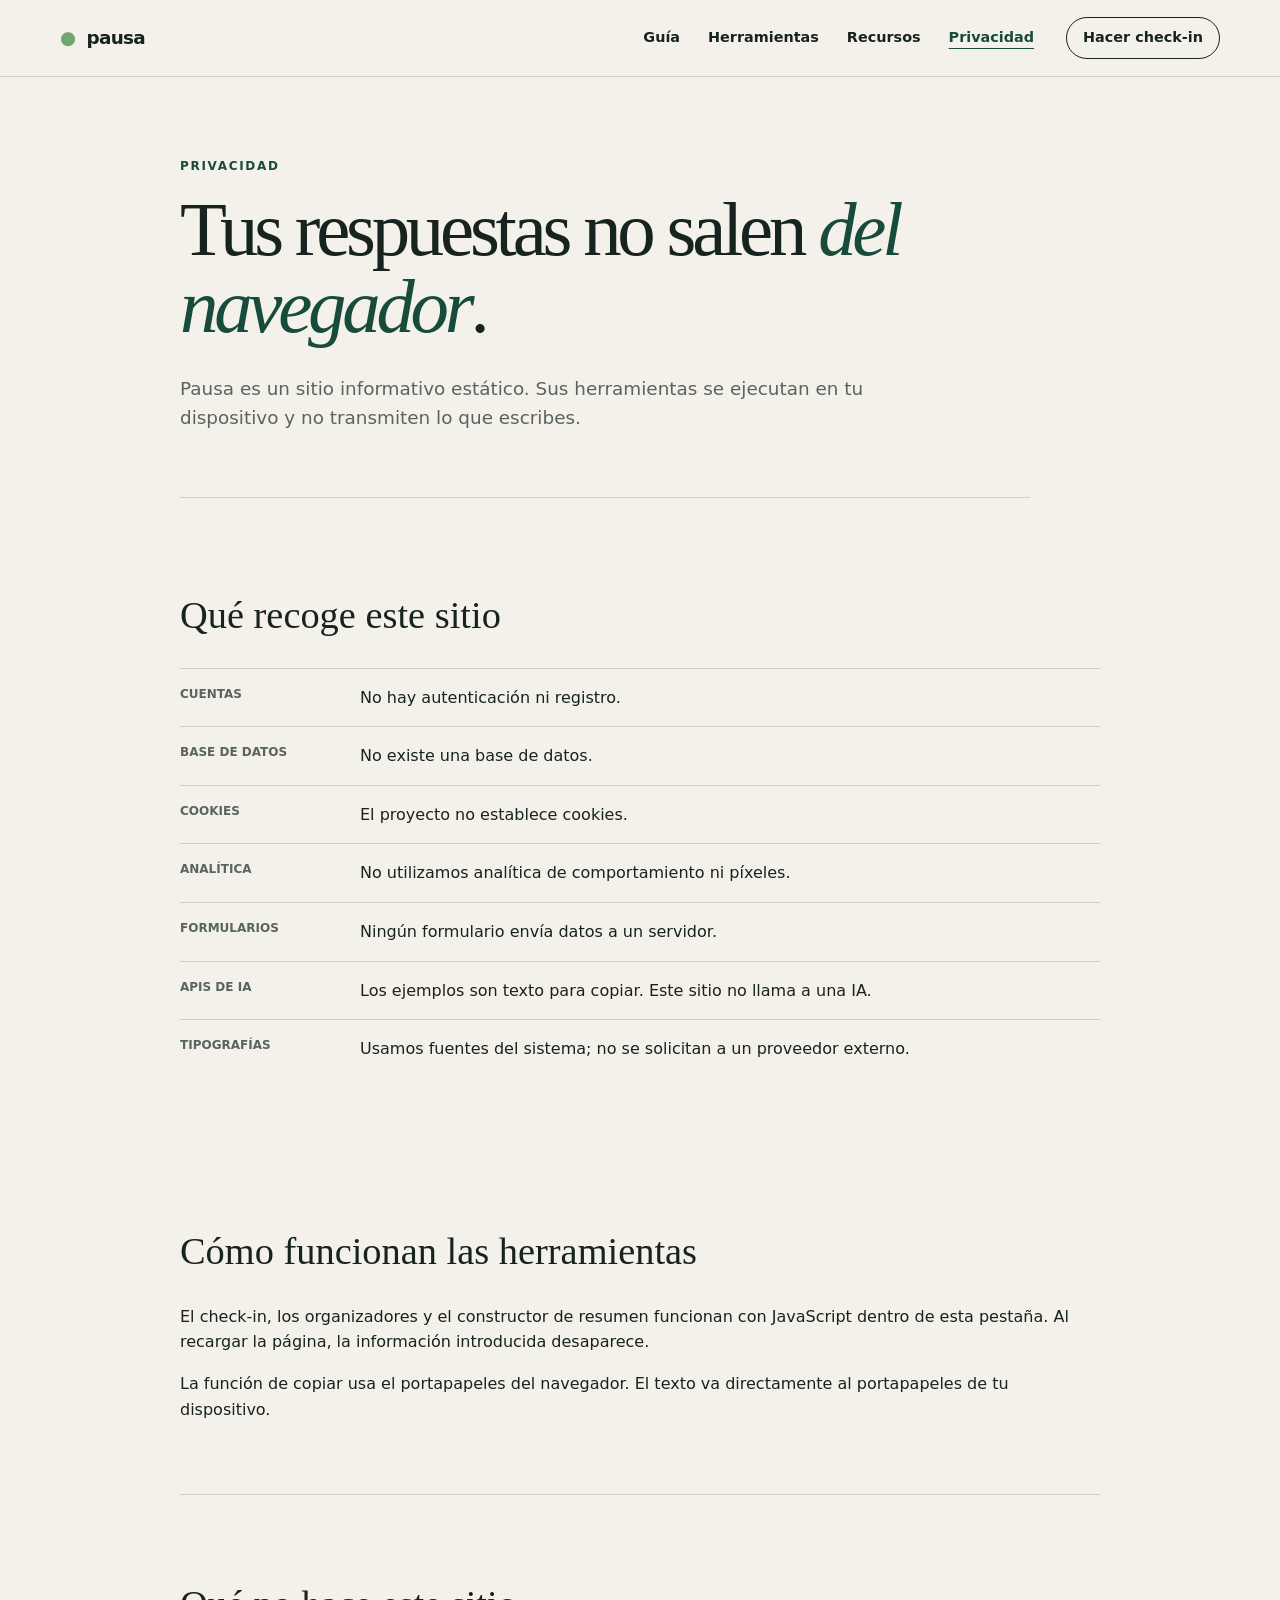
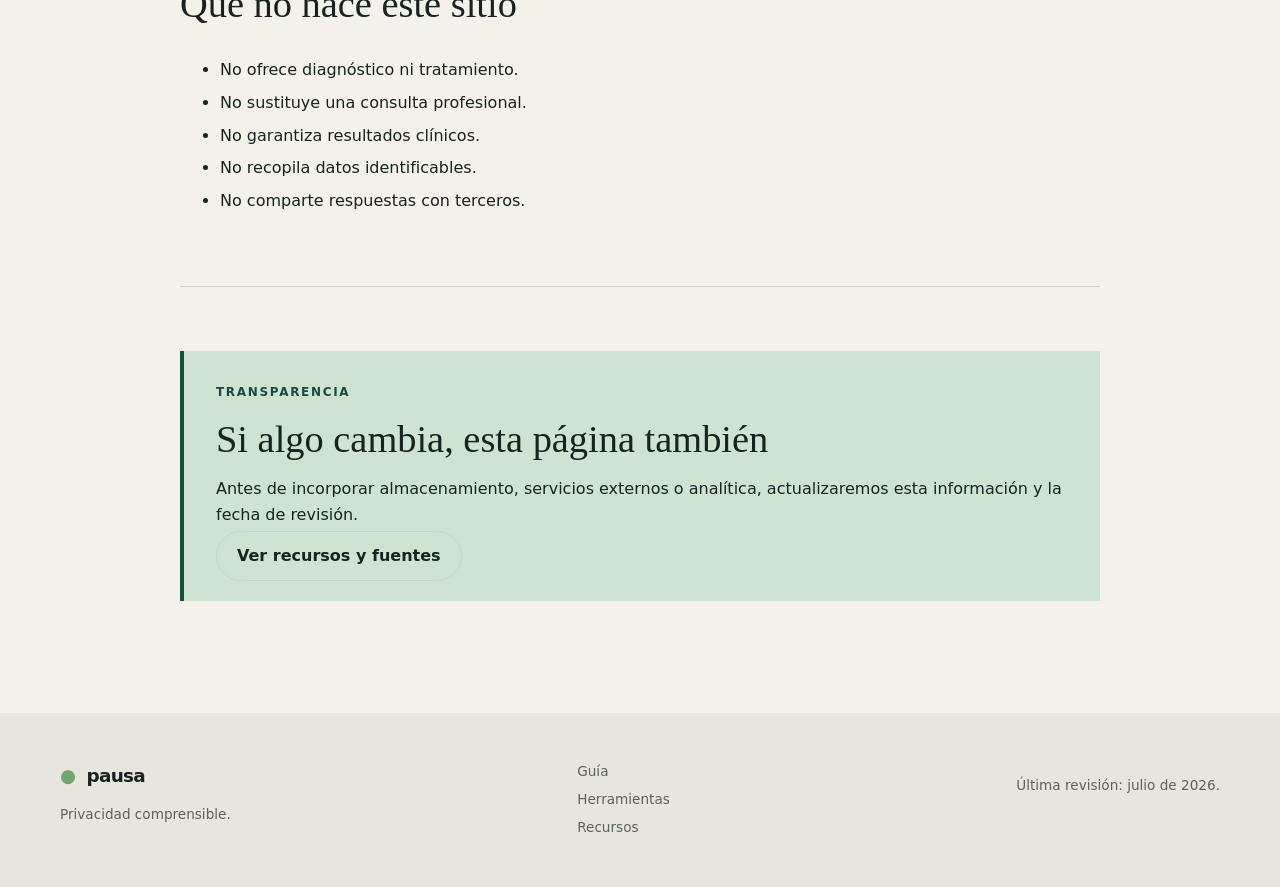
<file: privacidad.html>
<!doctype html>
<html lang="es">
  <head>
    <meta charset="utf-8"><meta name="viewport" content="width=device-width, initial-scale=1"><meta name="description" content="Cómo protege Pausa la privacidad y procesa localmente las herramientas del sitio."><meta name="theme-color" content="#f4f1ea"><meta property="og:title" content="Privacidad · Pausa"><link rel="canonical" href="https://mauricio-acuna.github.io/estressConIA/privacidad.html"><link rel="icon" href="favicon.svg" type="image/svg+xml"><script src="maintenance.js"></script><link rel="stylesheet" href="styles.css"><title>Privacidad · Pausa</title>
  </head>
  <body>
    <a class="skip-link" href="#contenido">Saltar al contenido</a>
    <header class="site-header"><nav class="nav shell" aria-label="Navegación principal"><a class="brand" href="index.html"><span aria-hidden="true">●</span> pausa</a><div class="nav-links"><a href="guia.html">Guía</a><a href="ayuda.html">Herramientas</a><a href="recursos.html">Recursos</a><a href="privacidad.html" aria-current="page">Privacidad</a></div><a class="nav-cta" href="index.html#check-in">Hacer check-in</a></nav></header>
    <main id="contenido" class="shell reading-page narrow-page">
      <header class="reading-hero"><p class="kicker">Privacidad</p><h1>Tus respuestas no salen <em>del navegador</em>.</h1><p class="lead">Pausa es un sitio informativo estático. Sus herramientas se ejecutan en tu dispositivo y no transmiten lo que escribes.</p></header>
      <section class="privacy-table" aria-labelledby="privacy-title"><h2 id="privacy-title">Qué recoge este sitio</h2><dl><div><dt>Cuentas</dt><dd>No hay autenticación ni registro.</dd></div><div><dt>Base de datos</dt><dd>No existe una base de datos.</dd></div><div><dt>Cookies</dt><dd>El proyecto no establece cookies.</dd></div><div><dt>Analítica</dt><dd>No utilizamos analítica de comportamiento ni píxeles.</dd></div><div><dt>Formularios</dt><dd>Ningún formulario envía datos a un servidor.</dd></div><div><dt>APIs de IA</dt><dd>Los ejemplos son texto para copiar. Este sitio no llama a una IA.</dd></div><div><dt>Tipografías</dt><dd>Usamos fuentes del sistema; no se solicitan a un proveedor externo.</dd></div></dl></section>
      <section class="privacy-copy"><h2>Cómo funcionan las herramientas</h2><p>El check-in, los organizadores y el constructor de resumen funcionan con JavaScript dentro de esta pestaña. Al recargar la página, la información introducida desaparece.</p><p>La función de copiar usa el portapapeles del navegador. El texto va directamente al portapapeles de tu dispositivo.</p></section>
      <section class="privacy-copy"><h2>Qué no hace este sitio</h2><ul><li>No ofrece diagnóstico ni tratamiento.</li><li>No sustituye una consulta profesional.</li><li>No garantiza resultados clínicos.</li><li>No recopila datos identificables.</li><li>No comparte respuestas con terceros.</li></ul></section>
      <aside class="next-card"><p class="kicker">Transparencia</p><h2>Si algo cambia, esta página también</h2><p>Antes de incorporar almacenamiento, servicios externos o analítica, actualizaremos esta información y la fecha de revisión.</p><a class="button secondary" href="recursos.html">Ver recursos y fuentes</a></aside>
    </main>
    <footer class="footer"><div class="shell footer-grid"><div><a class="brand" href="index.html"><span aria-hidden="true">●</span> pausa</a><p>Privacidad comprensible.</p></div><nav class="footer-links" aria-label="Navegación secundaria"><a href="guia.html">Guía</a><a href="ayuda.html">Herramientas</a><a href="recursos.html">Recursos</a></nav><p>Última revisión: julio de 2026.</p></div></footer>
  </body>
</html>
</file>
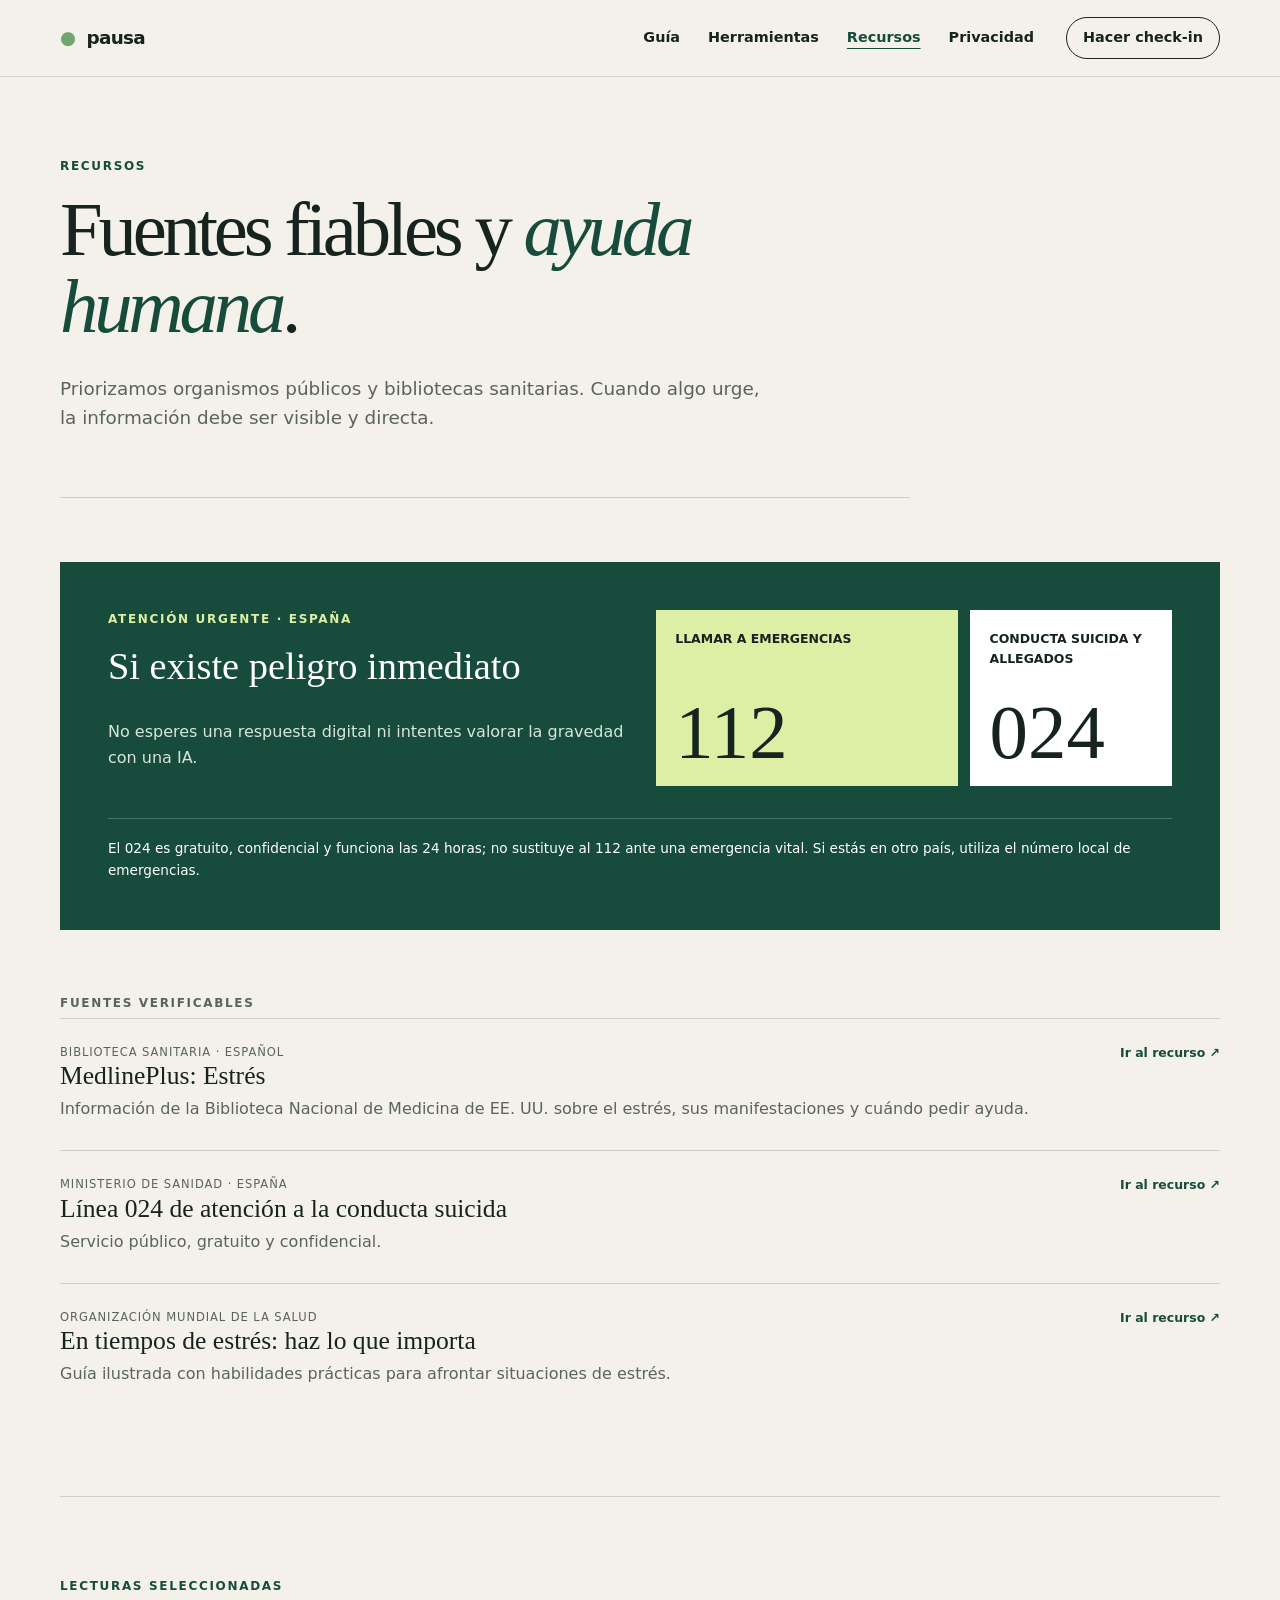
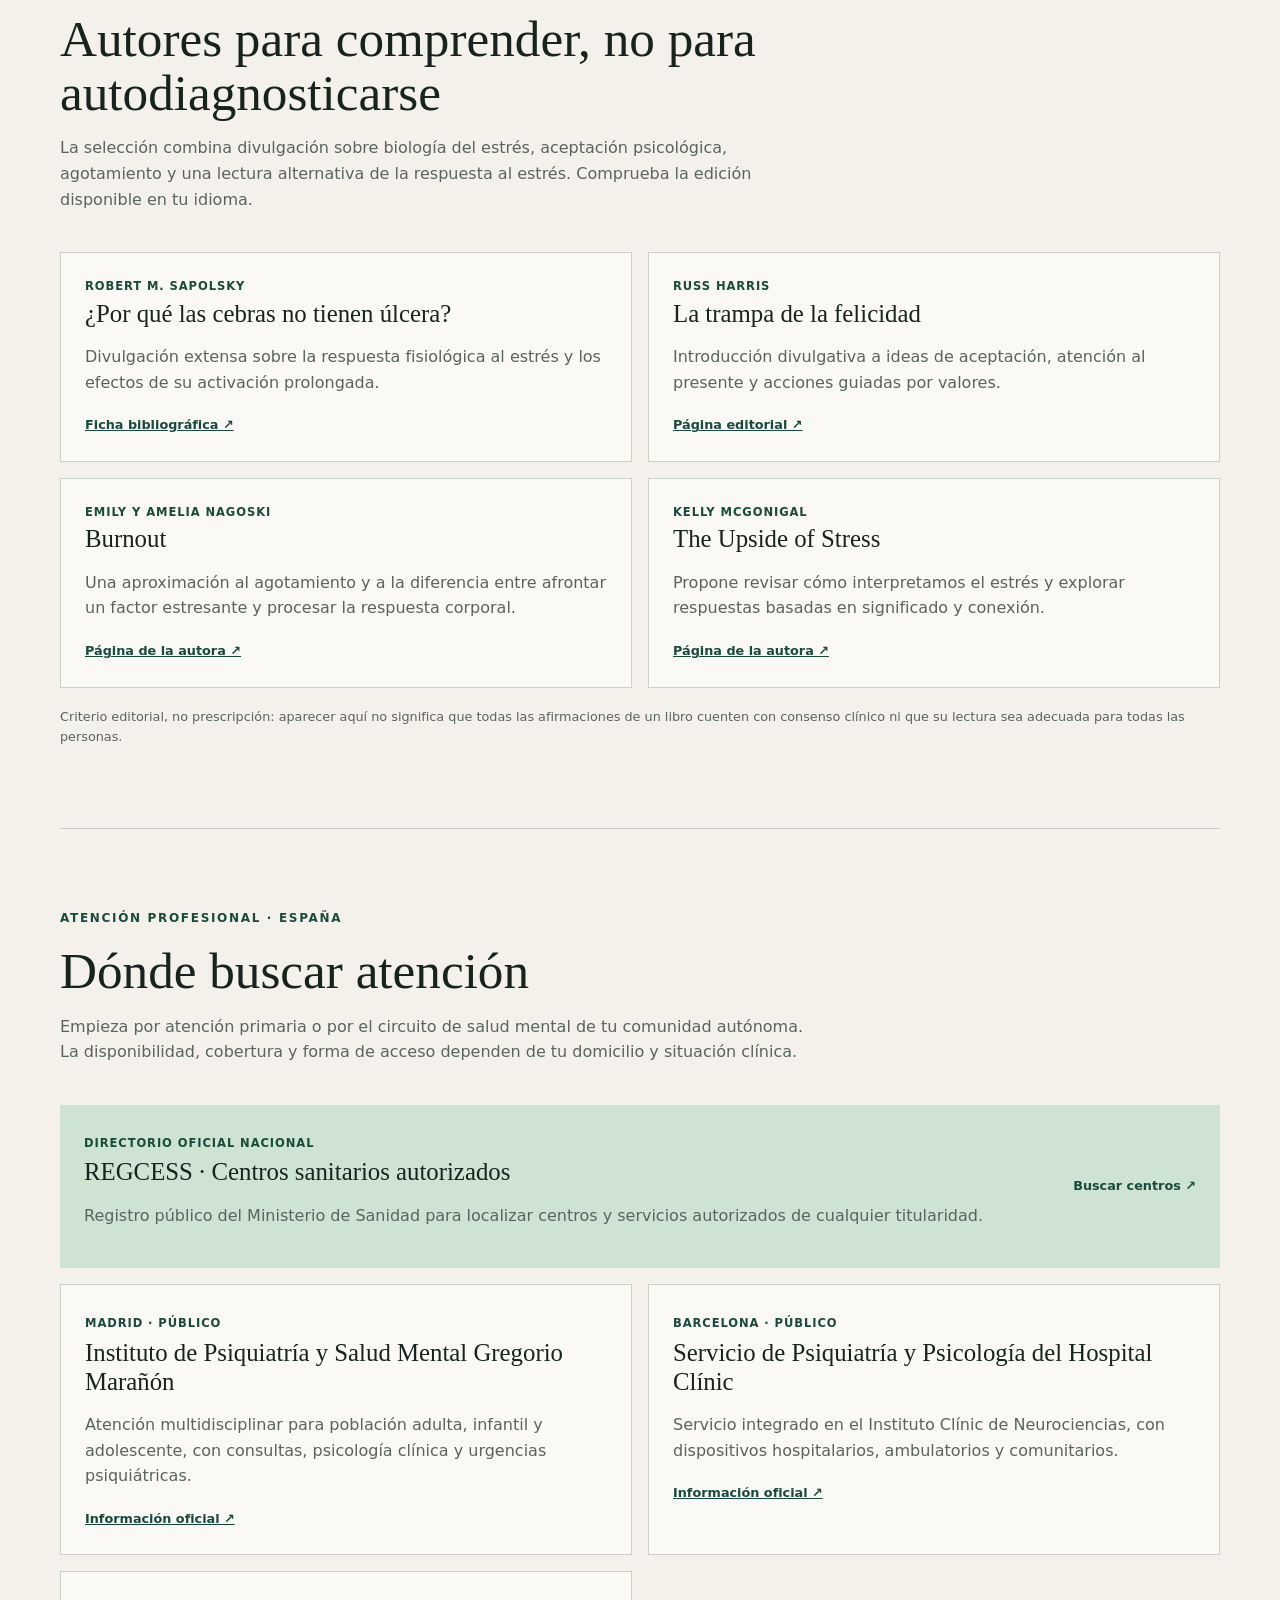
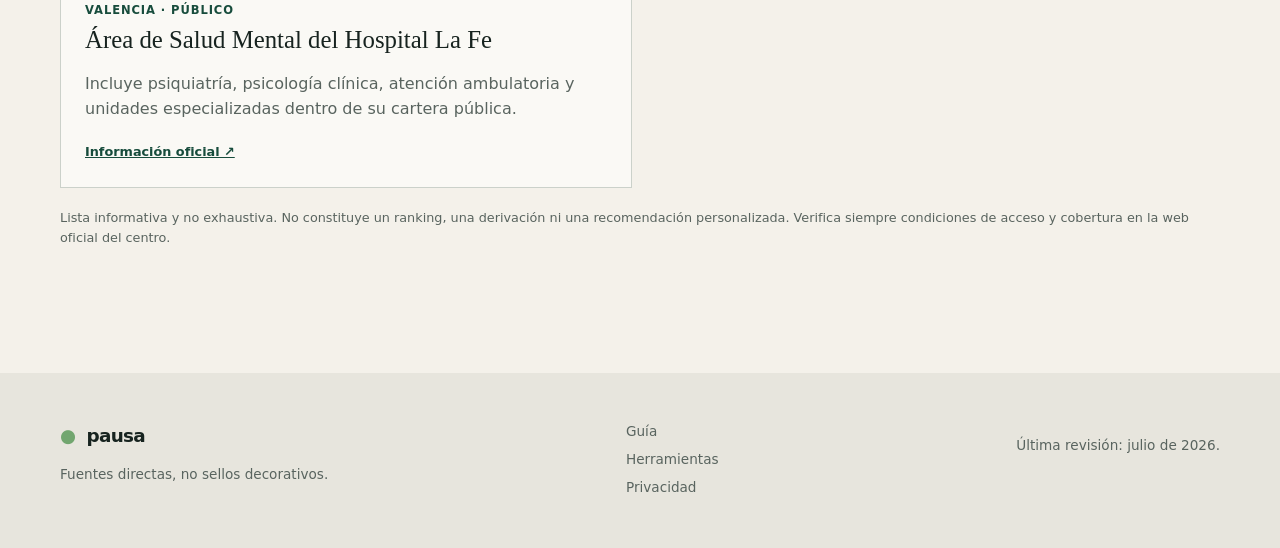
<file: recursos.html>
<!doctype html>
<html lang="es">
  <head>
    <meta charset="utf-8"><meta name="viewport" content="width=device-width, initial-scale=1"><meta name="description" content="Fuentes sanitarias verificables y rutas de ayuda relacionadas con estrés y salud mental."><meta name="theme-color" content="#f4f1ea"><meta property="og:title" content="Recursos · Pausa"><link rel="canonical" href="https://mauricio-acuna.github.io/estressConIA/recursos.html"><link rel="icon" href="favicon.svg" type="image/svg+xml"><script src="maintenance.js"></script><link rel="stylesheet" href="styles.css"><title>Recursos y ayuda · Pausa</title>
  </head>
  <body>
    <a class="skip-link" href="#contenido">Saltar al contenido</a>
    <header class="site-header"><nav class="nav shell" aria-label="Navegación principal"><a class="brand" href="index.html"><span aria-hidden="true">●</span> pausa</a><div class="nav-links"><a href="guia.html">Guía</a><a href="ayuda.html">Herramientas</a><a href="recursos.html" aria-current="page">Recursos</a><a href="privacidad.html">Privacidad</a></div><a class="nav-cta" href="index.html#check-in">Hacer check-in</a></nav></header>
    <main id="contenido" class="shell reading-page">
      <header class="reading-hero"><p class="kicker">Recursos</p><h1>Fuentes fiables y <em>ayuda humana</em>.</h1><p class="lead">Priorizamos organismos públicos y bibliotecas sanitarias. Cuando algo urge, la información debe ser visible y directa.</p></header>
      <section class="emergency-panel" aria-labelledby="emergency-title"><div><p class="kicker light">Atención urgente · España</p><h2 id="emergency-title">Si existe peligro inmediato</h2><p>No esperes una respuesta digital ni intentes valorar la gravedad con una IA.</p></div><div class="emergency-actions"><a class="emergency-number" href="tel:112"><span>Llamar a emergencias</span><strong>112</strong></a><a class="support-number" href="tel:024"><span>Conducta suicida y allegados</span><strong>024</strong></a></div><p class="emergency-footnote">El 024 es gratuito, confidencial y funciona las 24 horas; no sustituye al 112 ante una emergencia vital. Si estás en otro país, utiliza el número local de emergencias.</p></section>
      <section class="verified-resources"><p class="kicker">Fuentes verificables</p>
        <a href="https://medlineplus.gov/spanish/stress.html" target="_blank" rel="noopener noreferrer"><span>Biblioteca sanitaria · español</span><strong>MedlinePlus: Estrés</strong><p>Información de la Biblioteca Nacional de Medicina de EE. UU. sobre el estrés, sus manifestaciones y cuándo pedir ayuda.</p><b>Ir al recurso ↗</b></a>
        <a href="https://www.sanidad.gob.es/linea024/home.htm" target="_blank" rel="noopener noreferrer"><span>Ministerio de Sanidad · España</span><strong>Línea 024 de atención a la conducta suicida</strong><p>Servicio público, gratuito y confidencial.</p><b>Ir al recurso ↗</b></a>
        <a href="https://tdr.who.int/home/our-work/global-engagement/9789240003927" target="_blank" rel="noopener noreferrer"><span>Organización Mundial de la Salud</span><strong>En tiempos de estrés: haz lo que importa</strong><p>Guía ilustrada con habilidades prácticas para afrontar situaciones de estrés.</p><b>Ir al recurso ↗</b></a>
      </section>
      <section class="resource-section" aria-labelledby="books-title"><div class="resource-heading"><p class="kicker">Lecturas seleccionadas</p><h2 id="books-title">Autores para comprender, no para autodiagnosticarse</h2><p>La selección combina divulgación sobre biología del estrés, aceptación psicológica, agotamiento y una lectura alternativa de la respuesta al estrés. Comprueba la edición disponible en tu idioma.</p></div><div class="book-grid">
        <article><p class="book-author">Robert M. Sapolsky</p><h3>¿Por qué las cebras no tienen úlcera?</h3><p>Divulgación extensa sobre la respuesta fisiológica al estrés y los efectos de su activación prolongada.</p><a href="https://www.ncbi.nlm.nih.gov/nlmcatalog/9501742" target="_blank" rel="noopener noreferrer">Ficha bibliográfica ↗</a></article>
        <article><p class="book-author">Russ Harris</p><h3>La trampa de la felicidad</h3><p>Introducción divulgativa a ideas de aceptación, atención al presente y acciones guiadas por valores.</p><a href="https://www.penguinrandomhouse.com/books/76053/the-happiness-trap-second-edition-by-russ-harris/" target="_blank" rel="noopener noreferrer">Página editorial ↗</a></article>
        <article><p class="book-author">Emily y Amelia Nagoski</p><h3>Burnout</h3><p>Una aproximación al agotamiento y a la diferencia entre afrontar un factor estresante y procesar la respuesta corporal.</p><a href="https://www.emilynagoski.com/books" target="_blank" rel="noopener noreferrer">Página de la autora ↗</a></article>
        <article><p class="book-author">Kelly McGonigal</p><h3>The Upside of Stress</h3><p>Propone revisar cómo interpretamos el estrés y explorar respuestas basadas en significado y conexión.</p><a href="https://www.kellymcgonigal.com/books" target="_blank" rel="noopener noreferrer">Página de la autora ↗</a></article>
      </div><p class="selection-note">Criterio editorial, no prescripción: aparecer aquí no significa que todas las afirmaciones de un libro cuenten con consenso clínico ni que su lectura sea adecuada para todas las personas.</p></section>
      <section class="resource-section" aria-labelledby="care-title"><div class="resource-heading"><p class="kicker">Atención profesional · España</p><h2 id="care-title">Dónde buscar atención</h2><p>Empieza por atención primaria o por el circuito de salud mental de tu comunidad autónoma. La disponibilidad, cobertura y forma de acceso dependen de tu domicilio y situación clínica.</p></div>
        <a class="directory-card" href="https://www.sanidad.gob.es/ciudadanos/prestaciones/regCess/home.htm" target="_blank" rel="noopener noreferrer"><div><span>Directorio oficial nacional</span><h3>REGCESS · Centros sanitarios autorizados</h3><p>Registro público del Ministerio de Sanidad para localizar centros y servicios autorizados de cualquier titularidad.</p></div><b>Buscar centros ↗</b></a>
        <div class="care-list">
          <article><span>Madrid · público</span><h3>Instituto de Psiquiatría y Salud Mental Gregorio Marañón</h3><p>Atención multidisciplinar para población adulta, infantil y adolescente, con consultas, psicología clínica y urgencias psiquiátricas.</p><a href="https://www.comunidad.madrid/hospital/gregoriomaranon/profesionales/instituto-psiquiatria-salud-mental" target="_blank" rel="noopener noreferrer">Información oficial ↗</a></article>
          <article><span>Barcelona · público</span><h3>Servicio de Psiquiatría y Psicología del Hospital Clínic</h3><p>Servicio integrado en el Instituto Clínic de Neurociencias, con dispositivos hospitalarios, ambulatorios y comunitarios.</p><a href="https://www.clinicbarcelona.org/servicio/psiquiatria-y-psicologia" target="_blank" rel="noopener noreferrer">Información oficial ↗</a></article>
          <article><span>Valencia · público</span><h3>Área de Salud Mental del Hospital La Fe</h3><p>Incluye psiquiatría, psicología clínica, atención ambulatoria y unidades especializadas dentro de su cartera pública.</p><a href="https://lafe.san.gva.es/es/asistencia-cartera-de-especialidades" target="_blank" rel="noopener noreferrer">Información oficial ↗</a></article>
        </div><p class="selection-note">Lista informativa y no exhaustiva. No constituye un ranking, una derivación ni una recomendación personalizada. Verifica siempre condiciones de acceso y cobertura en la web oficial del centro.</p>
      </section>
    </main>
    <footer class="footer"><div class="shell footer-grid"><div><a class="brand" href="index.html"><span aria-hidden="true">●</span> pausa</a><p>Fuentes directas, no sellos decorativos.</p></div><nav class="footer-links" aria-label="Navegación secundaria"><a href="guia.html">Guía</a><a href="ayuda.html">Herramientas</a><a href="privacidad.html">Privacidad</a></nav><p>Última revisión: julio de 2026.</p></div></footer>
  </body>
</html>
</file>
<file: styles.css>
:root{--paper:#f4f1ea;--ink:#17231f;--muted:#59645f;--green:#174c3c;--mint:#cfe3d3;--lime:#dcefa5;--line:#cbd1ca;--white:#fff;--radius:1.25rem;--shadow:0 24px 70px rgba(23,35,31,.1)}
*{box-sizing:border-box}html{scroll-behavior:smooth}body{margin:0;background:var(--paper);color:var(--ink);font-family:Inter,ui-sans-serif,system-ui,-apple-system,"Segoe UI",sans-serif;line-height:1.6}.shell{width:min(1160px,calc(100% - 2.5rem));margin-inline:auto}.skip-link{position:absolute;left:-9999px}.skip-link:focus{left:1rem;top:1rem;z-index:20;background:#fff;padding:.7rem 1rem}.site-header{border-bottom:1px solid rgba(23,35,31,.15)}.nav{min-height:76px;display:flex;align-items:center;gap:2rem}.brand{color:var(--ink);font-size:1.15rem;font-weight:800;letter-spacing:-.04em;text-decoration:none}.brand span{color:#72a66f;margin-right:.35rem}.nav-links{display:flex;gap:1.75rem;margin-left:auto}.nav-links a,.nav-cta{color:var(--ink);font-size:.9rem;font-weight:650;text-decoration:none}.nav-cta{border:1px solid var(--ink);border-radius:999px;padding:.55rem 1rem}.hero{min-height:650px;display:grid;grid-template-columns:1.25fr .75fr;align-items:center;gap:clamp(2rem,7vw,7rem);padding-block:6rem}.kicker{margin:0 0 1rem;color:var(--green);font-size:.75rem;font-weight:800;letter-spacing:.14em;text-transform:uppercase}.hero h1{max-width:820px;margin:0;font-family:Georgia,serif;font-size:clamp(3rem,6vw,6rem);font-weight:400;letter-spacing:-.055em;line-height:.98}.hero h1 em{color:var(--green);font-weight:400}.lead{max-width:700px;margin:1.75rem 0 0;color:var(--muted);font-size:1.15rem}.actions{display:flex;align-items:center;flex-wrap:wrap;gap:1.4rem;margin-top:2rem}.button{border:0;border-radius:999px;padding:.9rem 1.25rem;font:inherit;font-weight:750;cursor:pointer;text-decoration:none}.button.primary{background:var(--green);color:#fff}.text-button{color:var(--ink);background:transparent}.privacy-note{margin-top:1.5rem;color:var(--muted);font-size:.82rem}.signal-card{background:var(--white);border:1px solid var(--line);border-radius:var(--radius);box-shadow:var(--shadow);padding:2rem}.signal-visual{height:130px;display:flex;align-items:center;justify-content:center;gap:8px;background:var(--mint);border-radius:.8rem}.signal-visual span{display:block;width:12px;border-radius:99px;background:var(--green)}.signal-visual span:nth-child(1),.signal-visual span:nth-child(5){height:30%}.signal-visual span:nth-child(2),.signal-visual span:nth-child(4){height:56%}.signal-visual span:nth-child(3){height:82%}.card-label{margin:1.5rem 0 .5rem;color:var(--muted);font-size:.72rem;font-weight:800;text-transform:uppercase}.signal-card blockquote{margin:0;font-family:Georgia,serif;font-size:1.65rem;line-height:1.25}.signal-card>p:last-child{color:var(--muted);font-size:.9rem}.principles{background:var(--ink);color:#fff}.principles-grid{display:grid;grid-template-columns:repeat(3,1fr)}.principles p{display:flex;align-items:center;gap:1rem;margin:0;padding:1.6rem;border-right:1px solid #ffffff2b}.principles strong{color:var(--lime);font-size:.75rem}.section{padding-block:7rem}.section-intro{max-width:700px;margin-bottom:3rem}.section h2{margin:0;font-family:Georgia,serif;font-size:clamp(2.35rem,4vw,4.25rem);font-weight:400;letter-spacing:-.04em;line-height:1.05}.section-intro>p:last-child{color:var(--muted)}.path-grid{display:grid;grid-template-columns:repeat(3,1fr);gap:1rem}.path-card{min-height:330px;display:flex;flex-direction:column;padding:1.7rem;background:#faf9f5;border:1px solid var(--line);border-radius:var(--radius)}.path-card.featured{background:var(--mint);border-color:transparent}.number{color:var(--green);font-size:.72rem;font-weight:800}.path-card h3{margin:3.5rem 0 .6rem;font:400 1.8rem Georgia,serif}.path-card p{color:var(--muted)}.use-ai{margin-top:auto;padding-top:1rem;border-top:1px solid var(--line);font-size:.86rem}.inline-action{margin-top:auto;padding:1rem 0 0;border:0;border-top:1px solid #92b19b;background:transparent;color:var(--green);font:inherit;font-weight:800;text-align:left;cursor:pointer}.check-section{background:#e5e9e2}.check-layout{display:grid;grid-template-columns:.75fr 1.25fr;gap:6rem;align-items:start}.check-card{padding:2rem;background:var(--white);border-radius:var(--radius);box-shadow:var(--shadow)}fieldset{margin:0 0 1.5rem;padding:0;border:0}legend{margin-bottom:1.2rem;font-weight:800}.check-card label{display:block;padding:1rem 0;border-top:1px solid var(--line);cursor:pointer}.check-card input{margin-right:.65rem;accent-color:var(--green)}.check-result{margin-top:1.2rem;padding:1rem;background:var(--paper);border-left:4px solid var(--green)}.check-result strong{display:block}.split-title{max-width:none;display:grid;grid-template-columns:1fr 1fr;gap:5rem;align-items:end}.prompt-list{border-top:1px solid var(--line)}.prompt-list article{display:grid;grid-template-columns:120px 1fr auto;gap:2rem;align-items:center;padding:1.6rem 0;border-bottom:1px solid var(--line)}.prompt-list article>span{color:var(--green);font-size:.78rem;font-weight:800;text-transform:uppercase}.prompt-list h3{margin:0 0 .3rem}.prompt-list p{margin:0;color:var(--muted)}.copy-button{border:1px solid var(--line);border-radius:999px;background:transparent;padding:.55rem .9rem;cursor:pointer}.limits-section{background:var(--green);color:#fff}.limits-grid{display:grid;grid-template-columns:1fr 1fr;gap:7rem}.kicker.light{color:var(--lime)}.limits-list p{display:grid;grid-template-columns:2rem 1fr;padding:1.25rem 0;margin:0;border-top:1px solid #ffffff3d}.limits-list p span{grid-row:1/3;color:var(--lime);font-size:1.4rem}.limits-list p strong{display:block}.evidence{display:grid;grid-template-columns:1fr 1fr;gap:5rem}.resource-list a{display:grid;grid-template-columns:1fr auto;padding:1.2rem 0;border-top:1px solid var(--line);color:var(--ink);text-decoration:none}.resource-list span{grid-column:1;color:var(--muted);font-size:.76rem}.resource-list strong{grid-column:1}.resource-list b{grid-column:2;grid-row:1/3}.urgent-note{grid-column:1/-1;padding:1.2rem 1.4rem;background:#fff4d7;border-left:4px solid #c48816}.footer{padding:3rem 0;background:#e7e5dd}.footer-grid{display:flex;justify-content:space-between;color:var(--muted);font-size:.85rem}.breathing-dialog{width:min(520px,calc(100% - 2rem));padding:2.5rem;border:0;border-radius:var(--radius);text-align:center;box-shadow:var(--shadow)}.breathing-dialog::backdrop{background:#17231fc7}.dialog-close{position:absolute;top:1rem;right:1rem;border:0;background:transparent;font-size:1.5rem;cursor:pointer}.breathing-orb{width:130px;height:130px;margin:2rem auto;border-radius:50%;background:var(--mint);transition:transform 4s ease-in-out}.breathing-orb.expand{transform:scale(1.45)}.breathing-cue{font-size:1.2rem;font-weight:800}.dialog-note{color:var(--muted);font-size:.8rem}
.more-tools-link{display:block;margin-top:.8rem;color:var(--green);font-size:.86rem;font-weight:800;text-decoration:none}.more-tools-link:hover{text-decoration:underline}.tools-hero{padding-block:5rem 4rem}.tools-hero h1{max-width:850px;margin:0;font:400 clamp(3rem,6vw,5.8rem)/1 Georgia,serif;letter-spacing:-.055em}.tools-hero .lead{max-width:760px}.scope-strip{margin-top:2.5rem;padding:1rem 1.2rem;border-left:4px solid var(--green);background:#fff;color:var(--muted)}.tool-section{padding-block:4.5rem;border-top:1px solid var(--line)}.tool-heading{display:grid;grid-template-columns:.7fr 1.3fr;gap:4rem;margin-bottom:2.5rem}.tool-heading h2{margin:0;font:400 clamp(2.2rem,4vw,4rem)/1.05 Georgia,serif;letter-spacing:-.04em}.tool-heading p{margin:0;color:var(--muted)}.tool-panel{padding:clamp(1.3rem,4vw,2.5rem);border:1px solid var(--line);border-radius:var(--radius);background:#faf9f5}.grounding-progress{display:flex;gap:.45rem;margin-bottom:2rem}.grounding-progress span{height:5px;flex:1;border-radius:99px;background:var(--line)}.grounding-progress span.active{background:var(--green)}.grounding-stage{min-height:210px}.grounding-stage h3{font:400 2rem Georgia,serif}.grounding-stage p{color:var(--muted)}.grounding-stage textarea,.note-grid textarea,.priority-input{width:100%;border:1px solid var(--line);border-radius:.7rem;background:#fff;padding:1rem;font:inherit;color:var(--ink)}.grounding-stage textarea{min-height:90px;resize:vertical}.panel-actions{display:flex;flex-wrap:wrap;gap:.7rem;margin-top:1.2rem}.button.secondary{background:transparent;color:var(--ink);border:1px solid var(--line)}.release-grid{display:grid;grid-template-columns:repeat(3,1fr);gap:1rem}.release-card{padding:1.5rem;border:1px solid var(--line);border-radius:var(--radius);background:#faf9f5}.release-card h3{margin-top:.5rem}.release-card p{color:var(--muted)}.release-card button{width:100%}.release-card.done{background:var(--mint)}.priority-form{display:grid;grid-template-columns:1fr auto;gap:.7rem}.priority-list{display:grid;grid-template-columns:repeat(3,1fr);gap:1rem;margin-top:1.5rem}.priority-column{min-height:180px;padding:1rem;border:1px solid var(--line);border-radius:.8rem;background:#fff}.priority-column h3{font-size:.9rem}.priority-column ul{padding:0;list-style:none}.priority-column li{margin:.5rem 0;padding:.65rem;background:var(--paper);border-radius:.5rem}.priority-column button{float:right;border:0;background:transparent;cursor:pointer}.note-grid{display:grid;grid-template-columns:1fr 1fr;gap:1rem}.note-grid label{font-size:.85rem;font-weight:750}.note-grid textarea{display:block;min-height:100px;margin-top:.35rem;resize:vertical}.summary-output{margin-top:1.5rem;padding:1.3rem;white-space:pre-wrap;background:#fff;border-left:4px solid var(--green)}.safety-card{display:grid;grid-template-columns:1fr auto;gap:2rem;align-items:center;padding:2rem;background:#fff4d7;border-radius:var(--radius)}.safety-card h2{margin:0 0 .5rem;font:400 2rem Georgia,serif}.safety-card p{margin:0;color:var(--muted)}.source-note{font-size:.8rem;color:var(--muted)}
@media(max-width:800px){.nav-links{display:none}.nav-cta{margin-left:auto}.hero,.check-layout,.limits-grid,.evidence,.split-title,.tool-heading{grid-template-columns:1fr;gap:3rem}.hero{padding-block:4rem}.hero h1{font-size:clamp(2.8rem,13vw,4.5rem)}.signal-card{max-width:520px}.principles-grid,.path-grid,.release-grid,.priority-list,.note-grid{grid-template-columns:1fr}.principles p{border-right:0;border-bottom:1px solid #ffffff2b}.section{padding-block:5rem}.prompt-list article{grid-template-columns:1fr auto;gap:.5rem}.prompt-list article>span{grid-column:1/-1}.footer-grid{display:block}.evidence .urgent-note{grid-column:auto}.safety-card{grid-template-columns:1fr}}
@media(prefers-reduced-motion:reduce){html{scroll-behavior:auto}*,*::before,*::after{transition:none!important}}
.priority-form{grid-template-columns:1fr minmax(130px,auto) auto}
@media(max-width:600px){.priority-form{grid-template-columns:1fr}.priority-form .button{width:100%}}
.nav-links a[aria-current="page"]{color:var(--green);text-decoration:underline;text-underline-offset:.35rem}.footer-links{display:grid;gap:.35rem}.footer-links a{color:var(--muted);text-decoration:none}.tool-index{display:flex;flex-wrap:wrap;gap:.6rem;margin-top:1rem}.tool-index a{padding:.5rem .8rem;border:1px solid var(--line);border-radius:99px;color:var(--ink);font-size:.82rem;text-decoration:none}.reading-page{padding-block:5rem 7rem}.reading-hero{max-width:850px;padding-bottom:4rem;border-bottom:1px solid var(--line)}.reading-hero h1{margin:0;font:400 clamp(3rem,6vw,5.8rem)/1 Georgia,serif;letter-spacing:-.055em}.reading-hero h1 em{color:var(--green);font-weight:400}.reading-sections{max-width:850px}.reading-sections section,.privacy-copy{padding-block:3.5rem;border-bottom:1px solid var(--line)}.reading-sections h2,.privacy-copy h2,.privacy-table h2,.next-card h2,.emergency-panel h2{font:400 clamp(2rem,3vw,3rem)/1.1 Georgia,serif}.reading-sections li,.privacy-copy li{margin:.45rem 0}.formula-card{display:flex;flex-wrap:wrap;gap:.8rem;align-items:center;margin:1.5rem 0;padding:1.4rem;background:#fff;border:1px solid var(--line)}.formula-card span{font-weight:750}.formula-card b{color:var(--green)}.next-card{margin-top:4rem;padding:2rem;background:var(--mint);border-left:4px solid var(--green)}.next-card h2{margin:.2rem 0}.emergency-panel{margin:4rem 0;padding:clamp(1.5rem,4vw,3rem);background:var(--green);color:#fff}.emergency-panel h2{margin-top:0}.verified-resources{margin-top:4rem}.verified-resources>a{display:grid;grid-template-columns:1fr auto;padding:1.5rem 0;border-top:1px solid var(--line);color:var(--ink);text-decoration:none}.verified-resources span,.verified-resources strong,.verified-resources p{grid-column:1}.verified-resources span{color:var(--muted);font-size:.72rem;text-transform:uppercase;letter-spacing:.08em}.verified-resources strong{font:400 1.6rem Georgia,serif}.verified-resources p{margin:.3rem 0;color:var(--muted)}.verified-resources b{grid-column:2;grid-row:1/4;color:var(--green);font-size:.78rem}.narrow-page{max-width:920px}.privacy-table{padding-block:4rem}.privacy-table dl{margin:0}.privacy-table dl>div{display:grid;grid-template-columns:180px 1fr;padding:1rem 0;border-top:1px solid var(--line)}.privacy-table dt{color:var(--muted);font-size:.75rem;font-weight:800;text-transform:uppercase}.privacy-table dd{margin:0}
@media(max-width:800px){.nav{flex-wrap:wrap;padding-block:1rem}.nav-links{display:flex;order:3;width:100%;gap:1rem;overflow-x:auto;padding:.75rem 0 .15rem;border-top:1px solid var(--line)}.nav-links a{white-space:nowrap}.reading-page{padding-block:3.5rem 5rem}.reading-hero{padding-bottom:3rem}.reading-hero h1{font-size:clamp(2.8rem,13vw,4.5rem)}.footer-grid{display:grid;grid-template-columns:1fr 1fr}.footer-grid>p{grid-column:1/-1}.privacy-table dl>div{grid-template-columns:1fr;gap:.35rem}.verified-resources>a{grid-template-columns:1fr}.verified-resources b{grid-column:1;grid-row:auto;margin-top:.5rem}.formula-card b{display:none}}
.emergency-panel{display:grid;grid-template-columns:1fr 1fr;gap:2rem}.emergency-panel>div:first-child p:not(.kicker){color:#d7e5dd}.emergency-actions{display:grid;grid-template-columns:1.2fr .8fr;gap:.75rem}.emergency-actions a{display:flex;min-height:145px;flex-direction:column;justify-content:space-between;padding:1.2rem;color:var(--ink);text-decoration:none}.emergency-number{background:var(--lime)}.support-number{background:#fff}.emergency-actions span{font-size:.78rem;font-weight:800;text-transform:uppercase}.emergency-actions strong{font:400 clamp(3rem,6vw,5.5rem)/.9 Georgia,serif}.emergency-footnote{grid-column:1/-1;margin:0;padding-top:1.2rem;border-top:1px solid #ffffff38;font-size:.85rem}.resource-section{margin-top:5rem;padding-top:5rem;border-top:1px solid var(--line)}.resource-heading{max-width:760px;margin-bottom:2.5rem}.resource-heading h2{margin:0;font:400 clamp(2.3rem,4vw,4rem)/1.05 Georgia,serif}.resource-heading>p:last-child{color:var(--muted)}.book-grid,.care-list{display:grid;grid-template-columns:repeat(2,1fr);gap:1rem}.book-grid article,.care-list article{padding:1.5rem;border:1px solid var(--line);background:#faf9f5}.book-grid h3,.care-list h3,.directory-card h3{margin:.25rem 0;font:400 1.55rem/1.15 Georgia,serif}.book-grid article>p:not(.book-author),.care-list p,.directory-card p{color:var(--muted)}.book-author,.care-list span,.directory-card span{margin:0;color:var(--green);font-size:.72rem;font-weight:800;letter-spacing:.08em;text-transform:uppercase}.book-grid a,.care-list a{color:var(--green);font-size:.8rem;font-weight:800}.selection-note{margin-top:1.2rem;color:var(--muted);font-size:.8rem}.directory-card{display:grid;grid-template-columns:1fr auto;align-items:center;gap:2rem;margin-bottom:1rem;padding:1.5rem;background:var(--mint);color:var(--ink);text-decoration:none}.directory-card b{color:var(--green);font-size:.8rem}
@media(max-width:800px){.emergency-panel{grid-template-columns:1fr}.emergency-actions{grid-template-columns:1fr 1fr}.emergency-footnote{grid-column:1}.book-grid,.care-list{grid-template-columns:1fr}.directory-card{grid-template-columns:1fr}.emergency-actions a{min-height:125px}}
</file>
